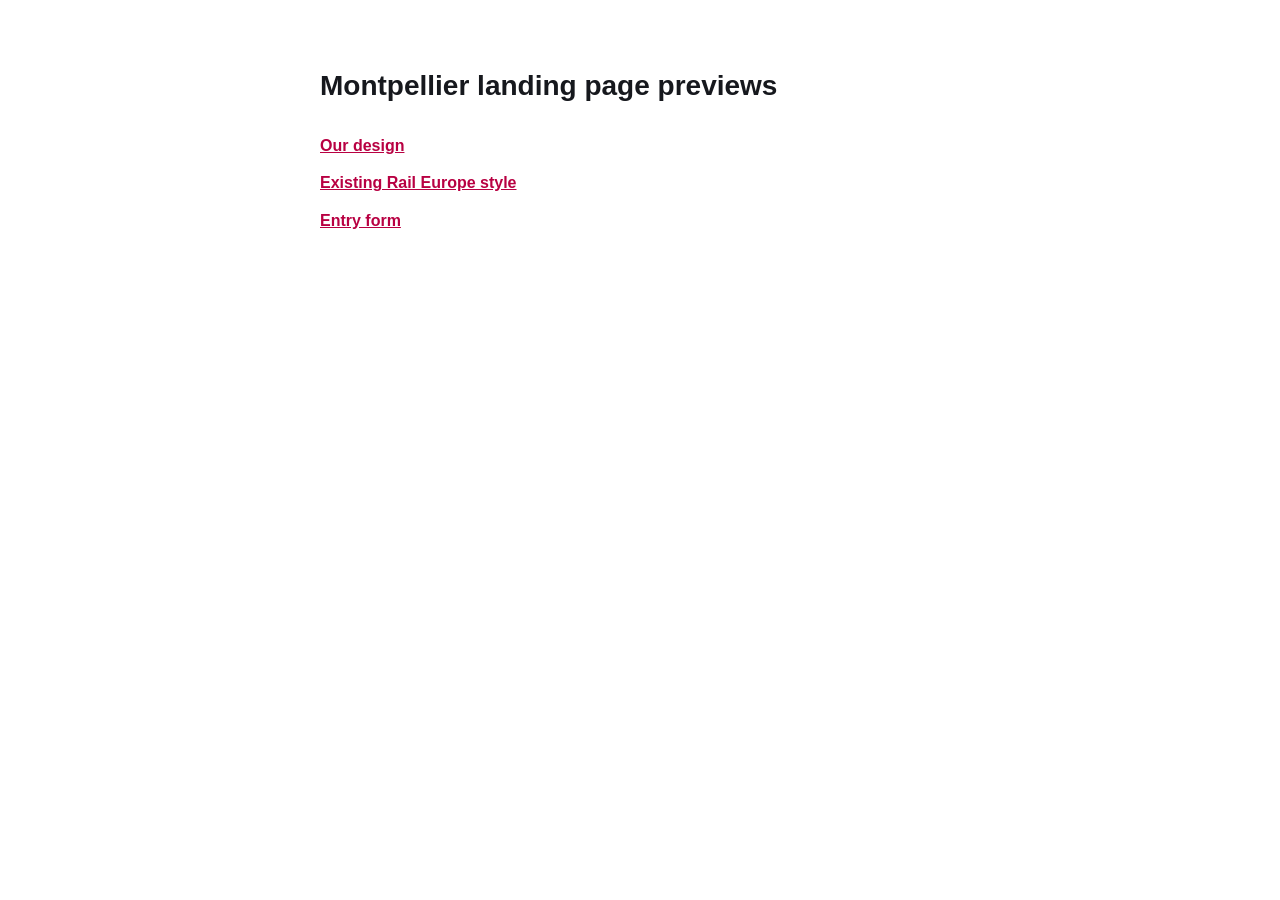
<file: index.html>
<!doctype html>
<html lang="en"><head><meta charset="utf-8"><meta name="viewport" content="width=device-width,initial-scale=1">
<meta name="robots" content="noindex, nofollow"><title>Montpellier landing page previews</title>
<style>body{margin:0;font:16px/1.6 Inter,Arial,sans-serif;color:#16181D;background:#fff}main{max-width:640px;margin:0 auto;padding:64px 24px}h1{font-size:1.75rem;margin:0 0 24px}ul{list-style:none;padding:0;margin:0}li{margin:0 0 12px}a{color:#B80042;font-weight:600}</style>
</head><body><main><h1>Montpellier landing page previews</h1><ul>
<li><a href="final/">Our design</a></li>
<li><a href="their-style/">Existing Rail Europe style</a></li>
<li><a href="https://raileuropecompetition.com">Entry form</a></li>
</ul></main></body></html>
</file>
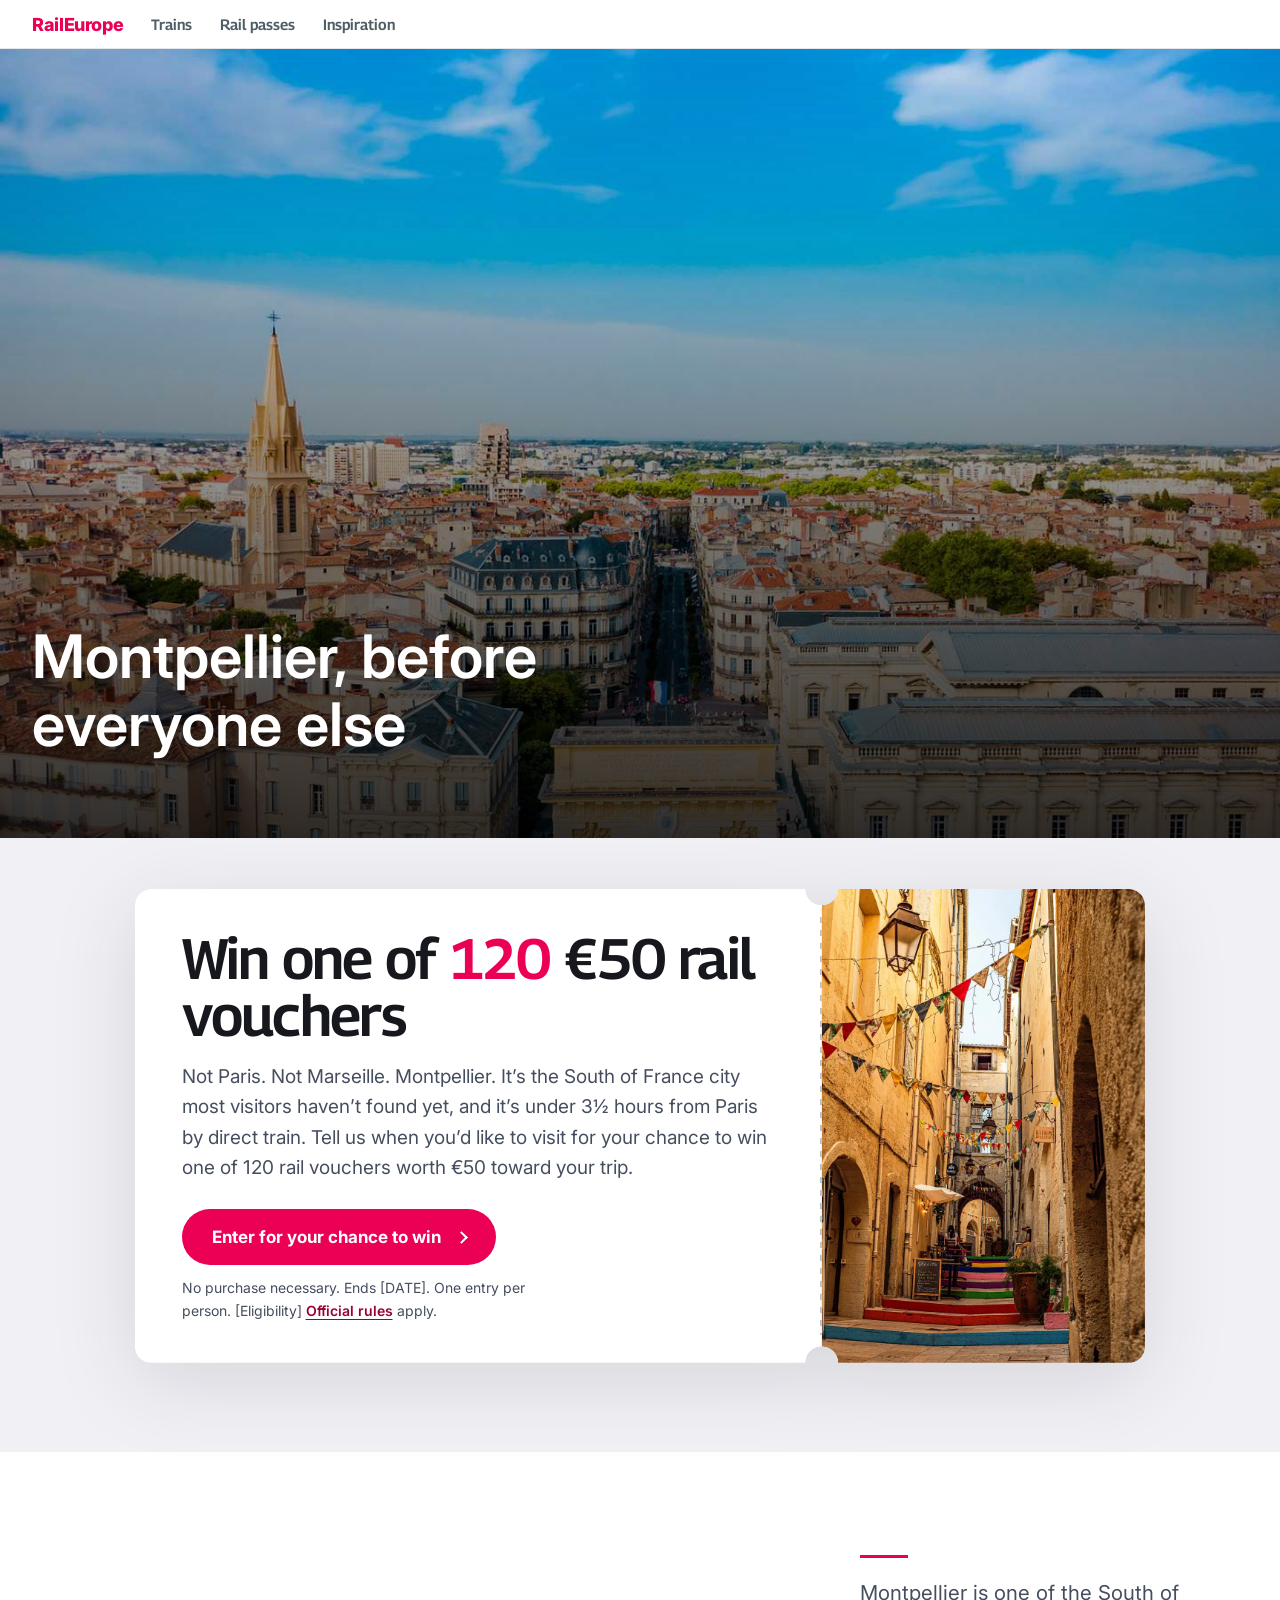
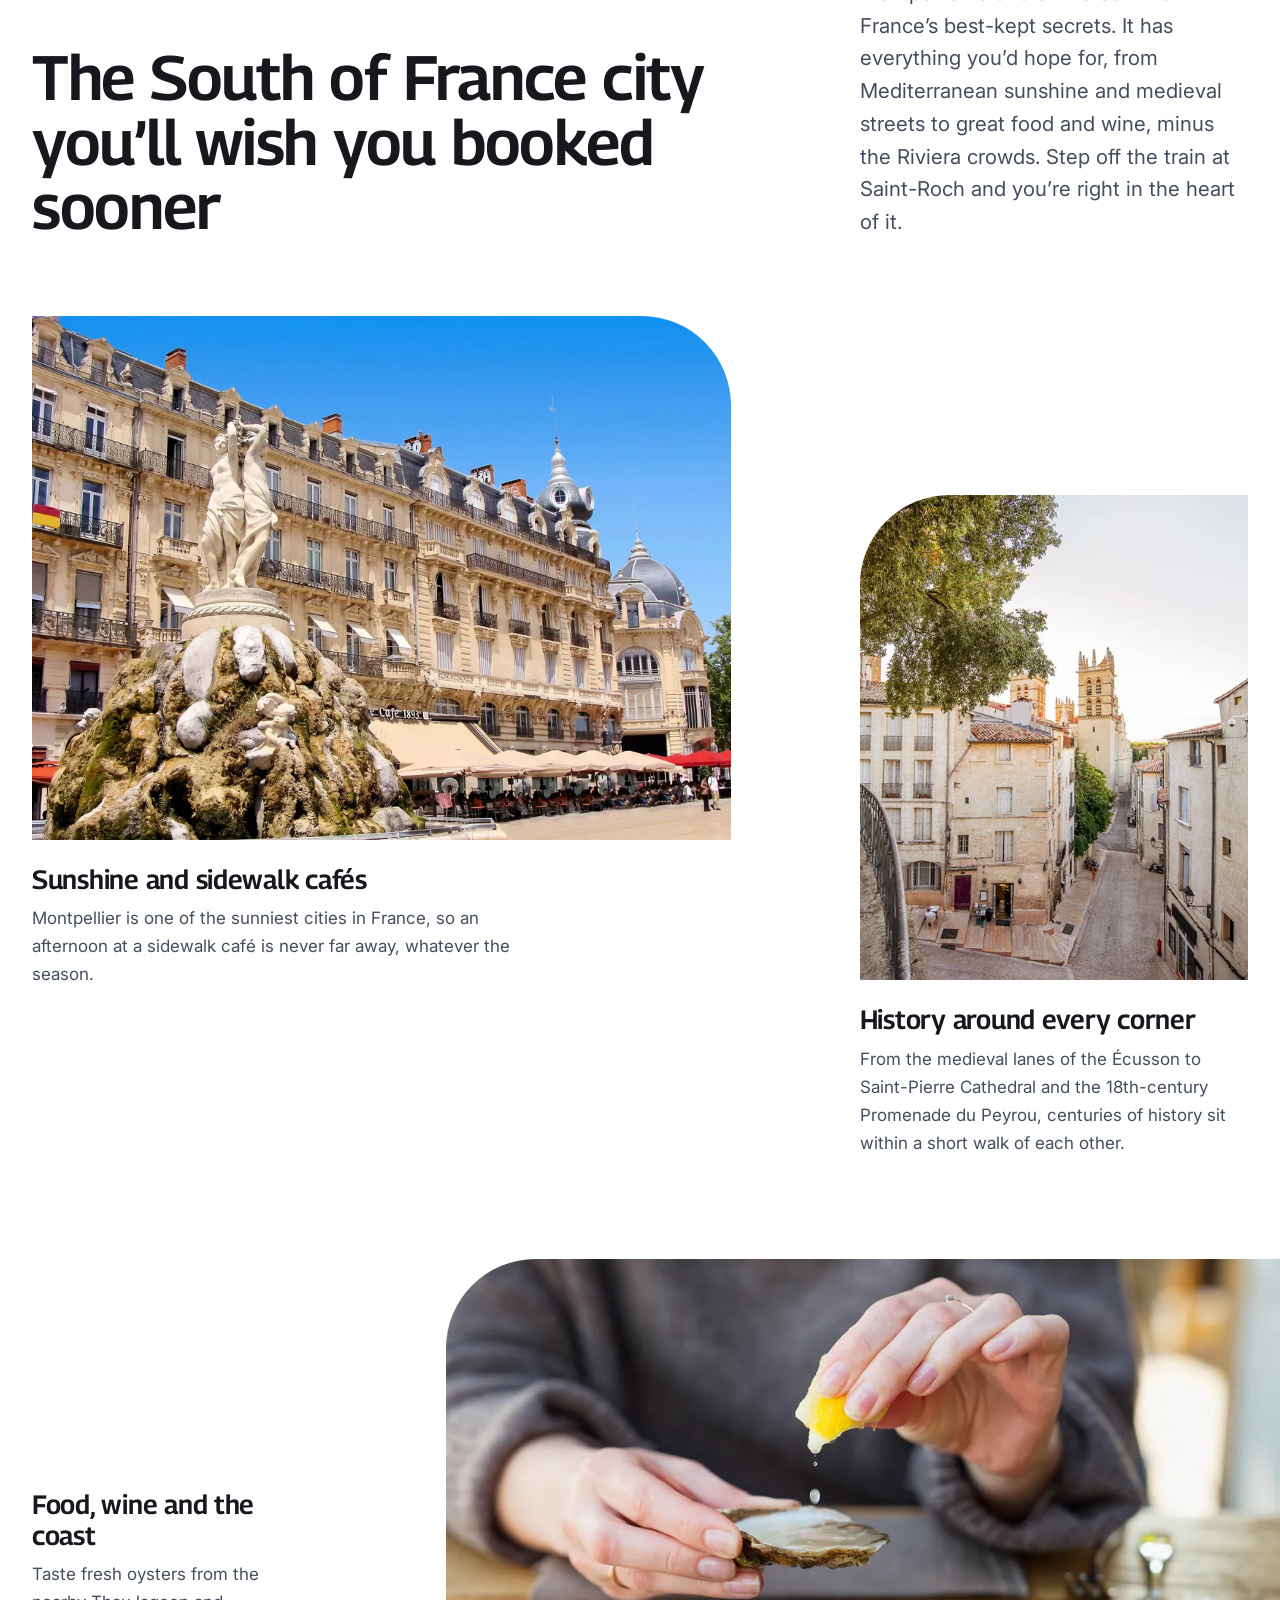
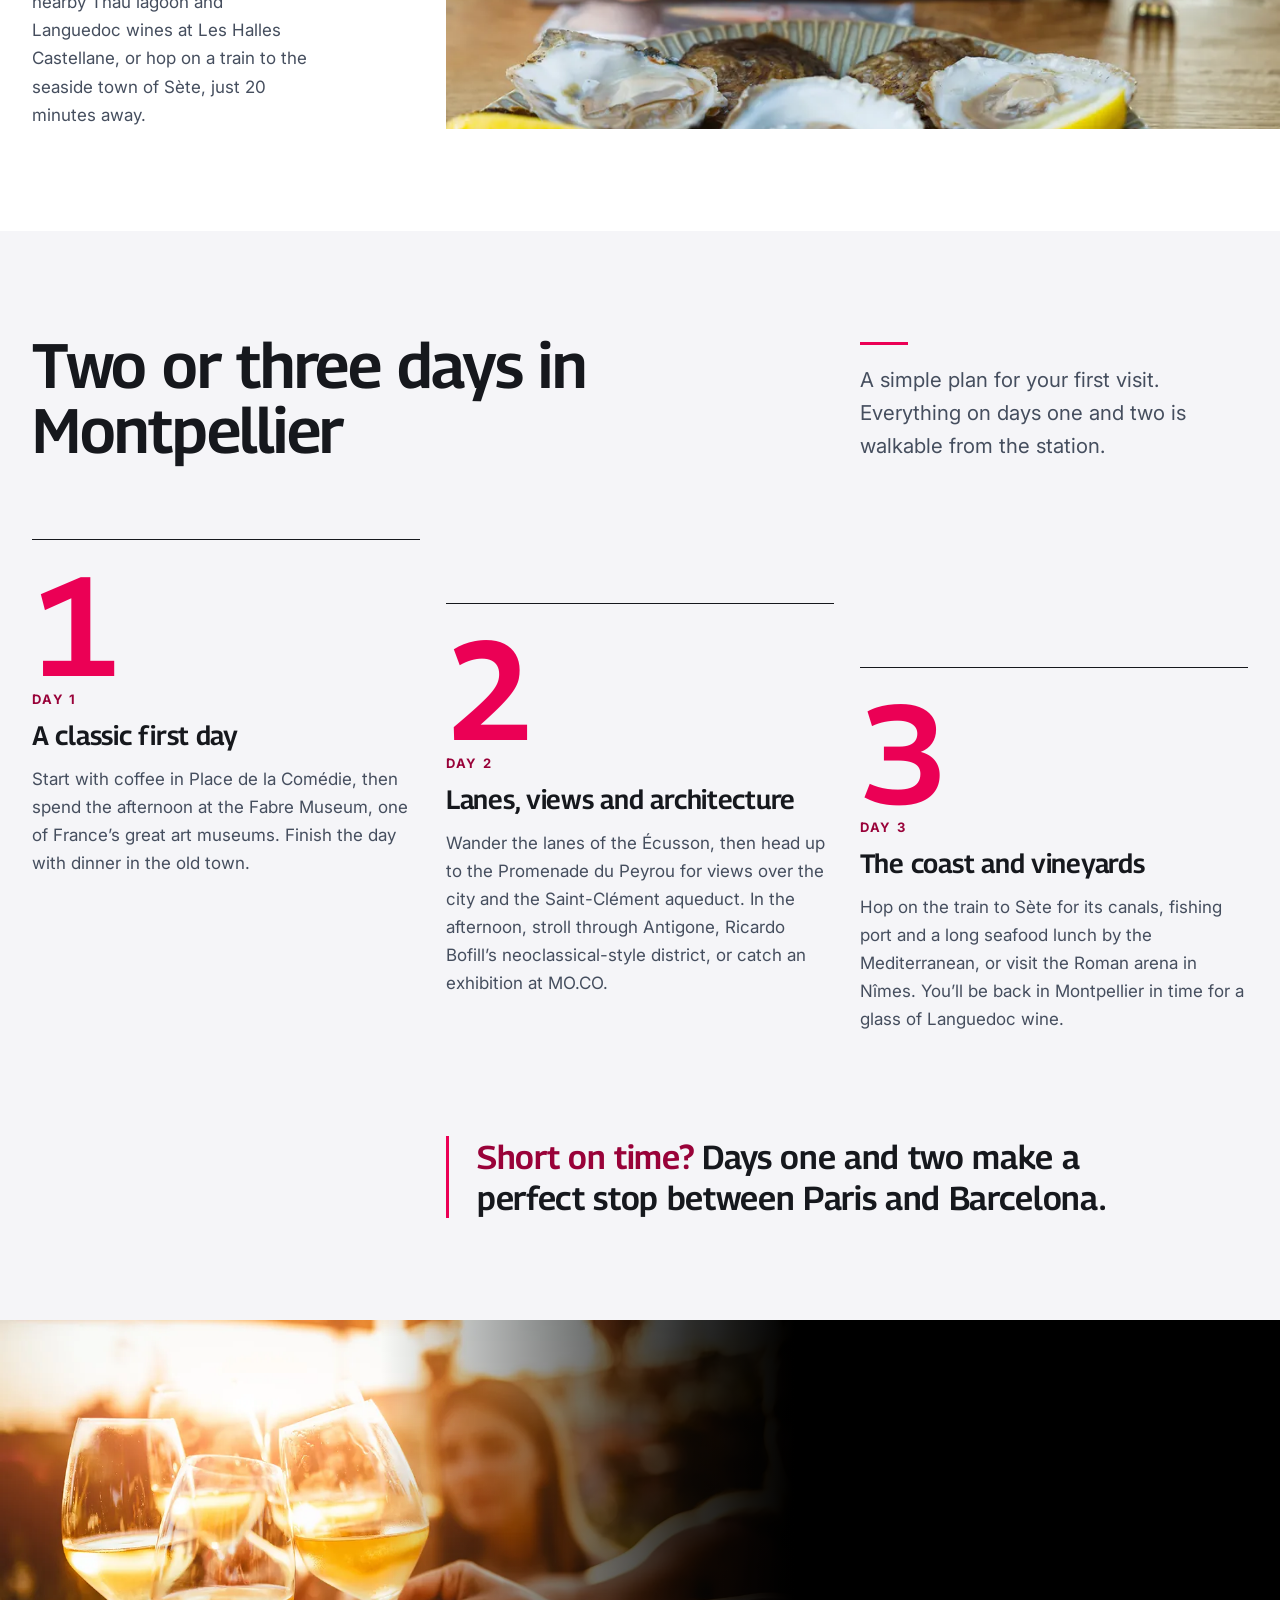
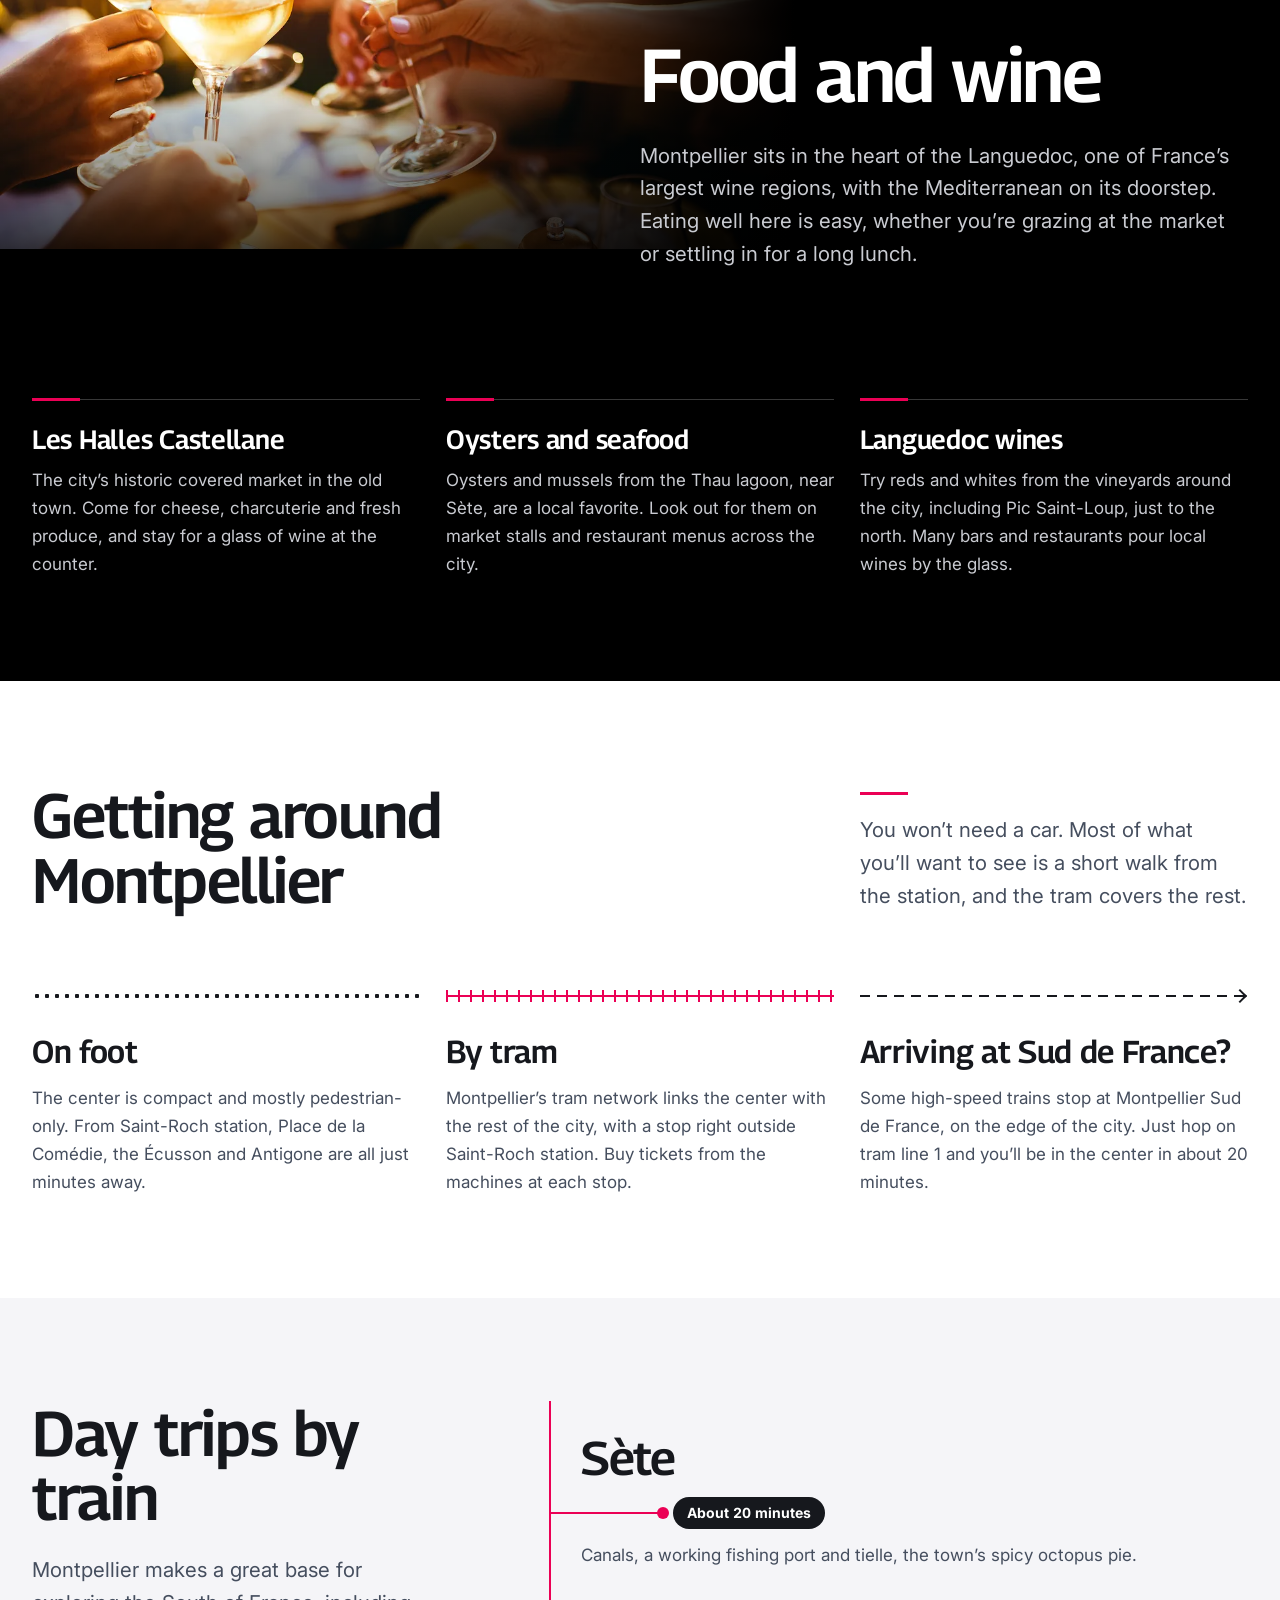
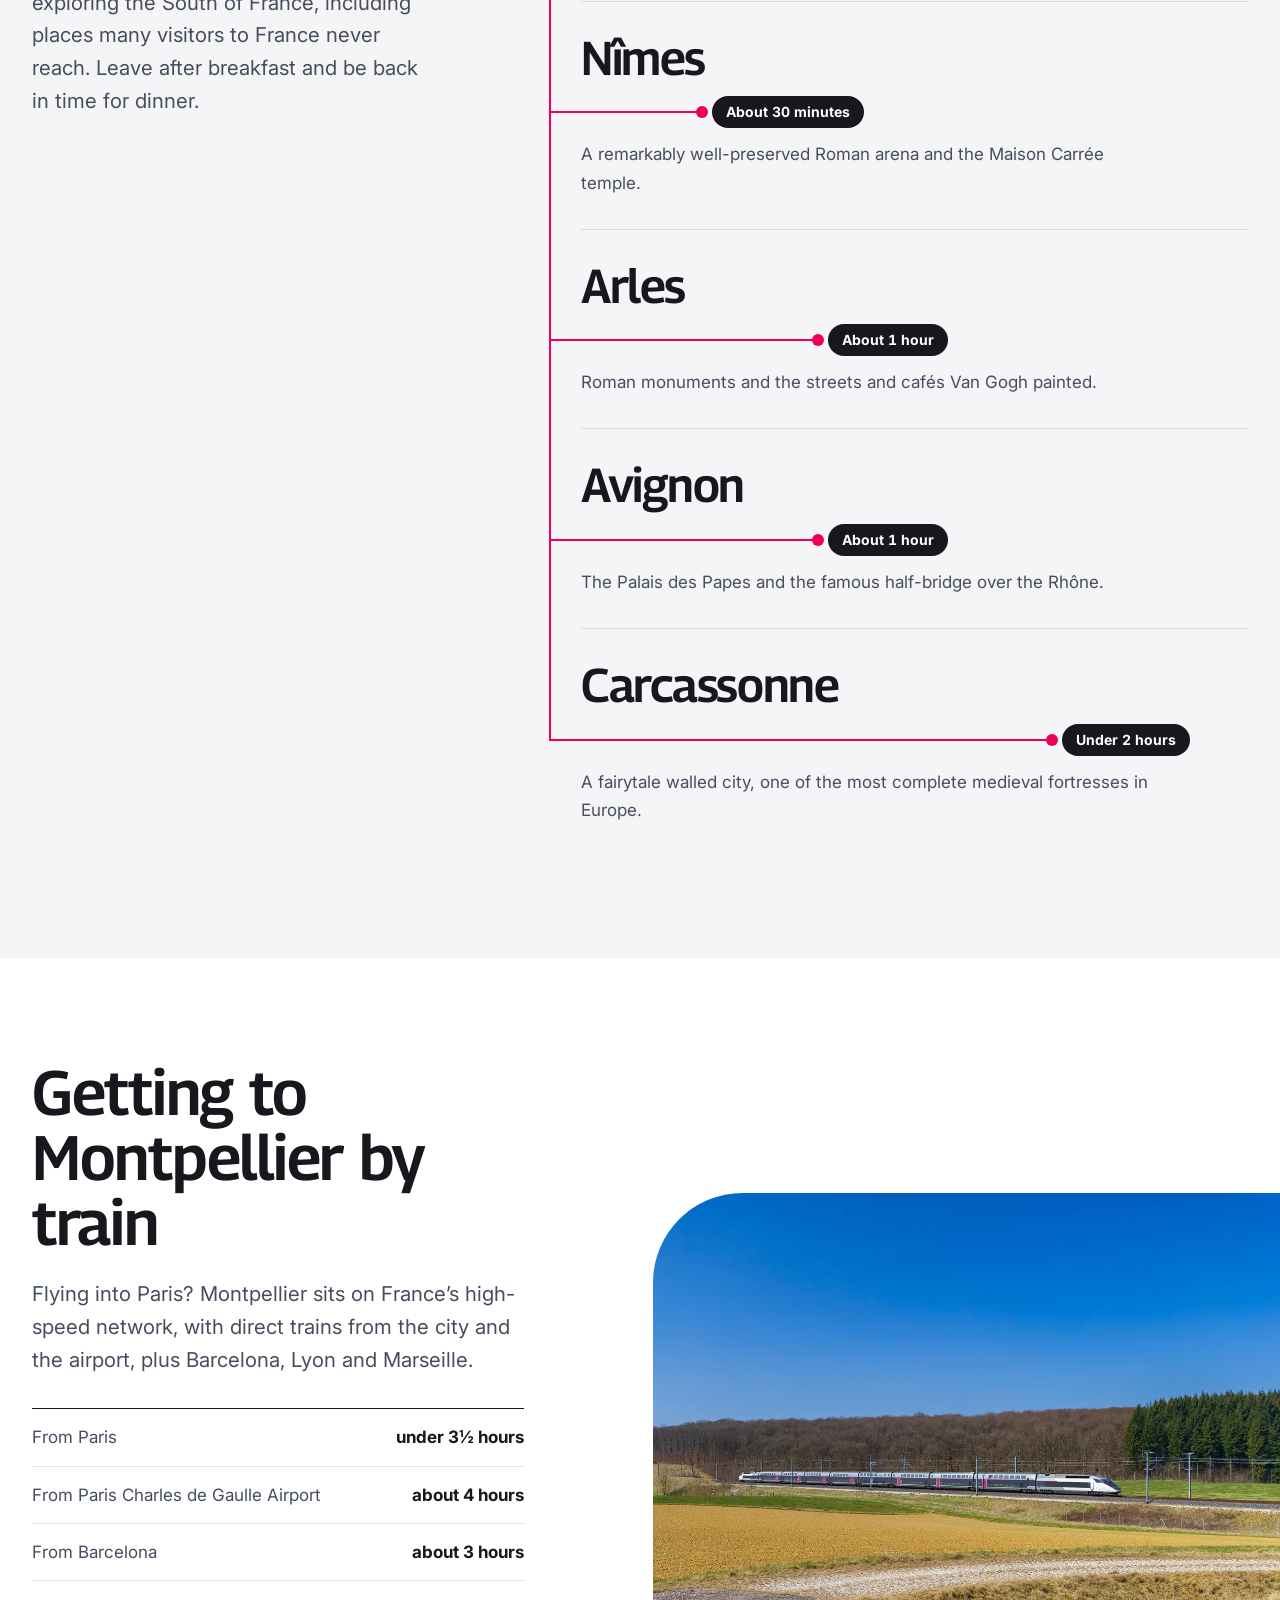
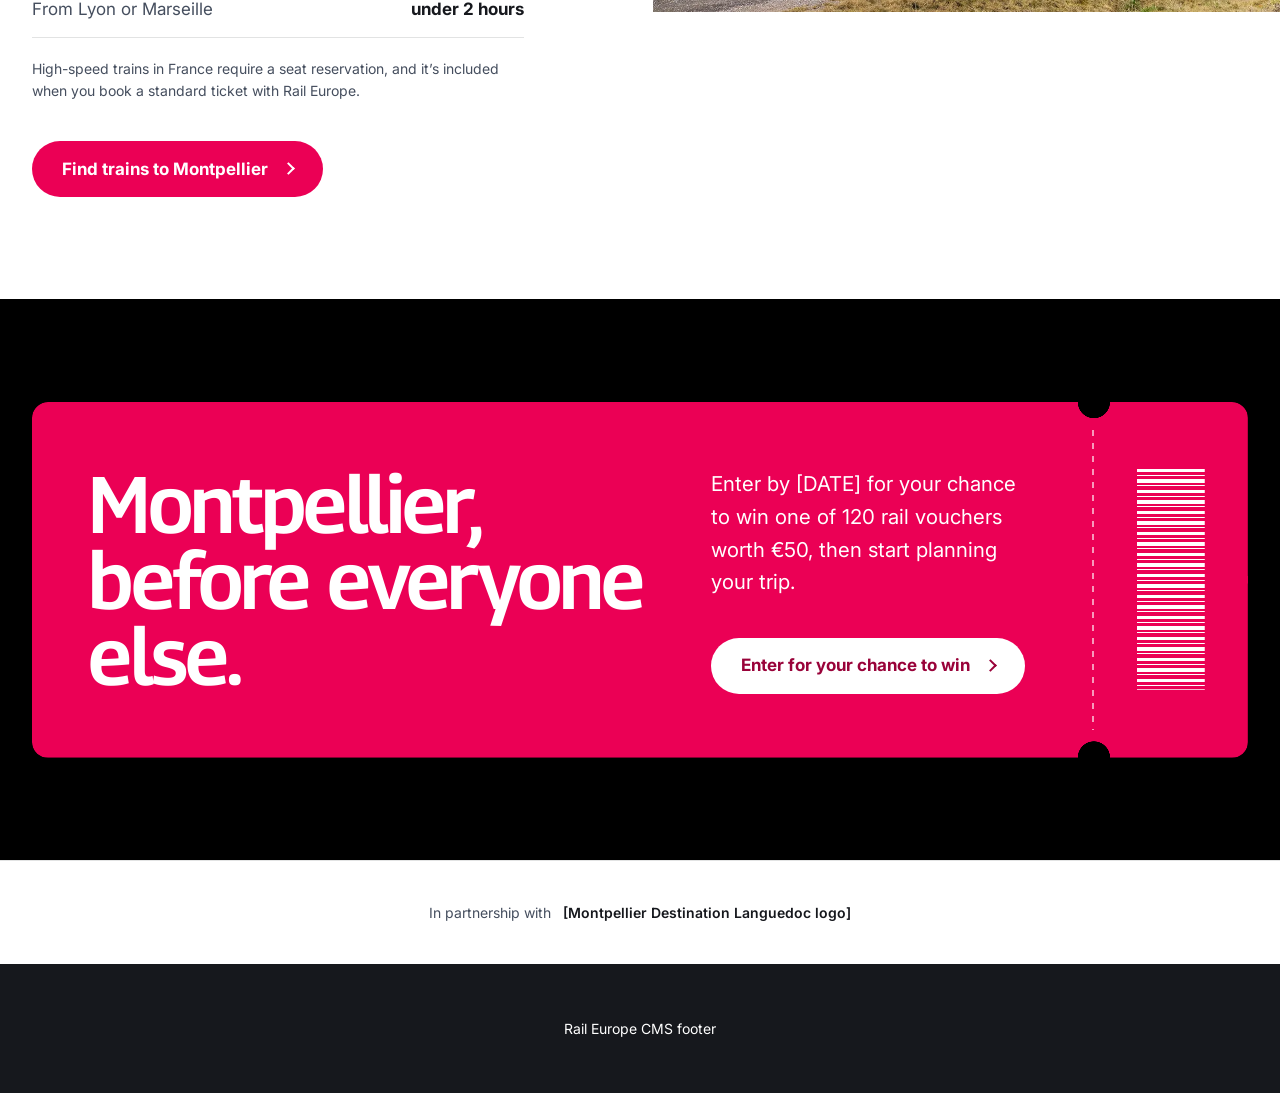
<file: final/index.html>
<!doctype html>
<html lang="en-US"><head><meta charset="utf-8"><meta name="viewport" content="width=device-width,initial-scale=1">
<title>Montpellier landing page – our design</title>
<meta name="robots" content="noindex, nofollow">
<link rel="preconnect" href="https://fonts.googleapis.com"><link rel="preconnect" href="https://fonts.gstatic.com" crossorigin>
<link href="https://fonts.googleapis.com/css2?family=Georama:wght@400;600&family=Inter:wght@100..900&display=swap" rel="stylesheet">
<style>
/* ---- Mock of Rail Europe global styles (hostile on purpose) ---- */
body { margin:0; font-family: Inter, Arial, sans-serif; color:#3F3F3F; background:#fff; }
p, li, span { font-family: Georama, Arial, sans-serif; color:#4F5D64; font-size:15px; }
h2 { font-family: Georama; font-size: 22px; color:#22282B; margin: 40px 0; }
h3 { font-size: 14px; text-transform: uppercase; }
ul, ol { list-style: disc; padding-left: 40px; }
a { color:#EB0055; text-decoration: underline; }
/* ---- Mock CMS shell ---- */
.mock-header { position:fixed; inset:0 0 auto 0; height:48px; z-index:10; background:#fff; border-bottom:1px solid #e6e6ea;
  display:flex; align-items:center; gap:28px; padding:0 32px; font:600 15px Inter, Arial, sans-serif; color:#16181D; }
.mock-header b { color:#EB0055; font-weight:800; font-size:18px; letter-spacing:-.02em; }
.mock-main { margin-top:48px; }
.mock-hero { min-height:41rem; height:790px; display:flex; background-size:cover; background-position:center;
  background-image: linear-gradient(rgba(0,0,0,0), rgba(0,0,0,.8)), url(../images/montpellier-hero-cms.jpg); }
.mock-hero .w { width:100%; max-width:1440px; margin:0 auto; padding:80px 32px; box-sizing:border-box; display:flex; align-items:flex-end; }
.mock-hero h1 { margin:0; max-width:36rem; color:#fff; font:600 60px/68px Inter, Arial, sans-serif; }
.mock-footer { padding:56px 32px; background:#16181D; color:#fff; font:14px Inter, Arial, sans-serif; text-align:center; }
@media (max-width: 767px) {
  .mock-hero { height:auto; min-height:28rem; }
  .mock-hero .w { padding:16px 16px 28px; }
  .mock-hero h1 { font-size:24px; line-height:32px; }
  .mock-header span { display:none; }
}
</style>
<link rel="stylesheet" href="re-lp.css">
</head><body>
<header class="mock-header"><b>RailEurope</b><span>Trains</span><span>Rail passes</span><span>Inspiration</span></header>
<div class="mock-main">
<section class="mock-hero"><div class="w"><h1>Montpellier, before everyone else</h1></div></section>
<div class="cms-body-field">
<div class="re-lp">

<!-- ============ 1. PRIZE DRAW ============ -->
<section class="re-sec re-sec--tint re-draw" aria-labelledby="re-h-win">
<div class="re-wrap re-g12">
<div class="re-ticket re-ticket--prize">
<div class="re-ticket__main">
<h2 id="re-h-win" class="re-h2 re-ticket__title">Win one of <span class="re-red">120</span> €50 rail vouchers</h2>
<p class="re-lead">Not Paris. Not Marseille. Montpellier. It’s the South of France city most visitors haven’t found yet, and it’s under 3½ hours from Paris by direct train. Tell us when you’d like to visit for your chance to win one of 120 rail vouchers worth €50 toward your trip.</p>
<div class="re-draw__act">
<p class="re-cta"><a class="re-btn" href="https://raileuropecompetition.com/?utm_source=raileurope&amp;utm_medium=landing-page&amp;utm_campaign=montpellier-voucher-draw&amp;utm_content=intro-cta">Enter for your chance to win</a></p>
<p class="re-small">No purchase necessary. Ends [DATE]. One entry per person. [Eligibility] <a href="https://raileuropecompetition.com/?utm_source=raileurope&amp;utm_medium=landing-page&amp;utm_campaign=montpellier-voucher-draw&amp;utm_content=official-rules#official-rules">Official rules</a> apply.</p>
</div>
</div>
<div class="re-ticket__stub re-ticket__stub--photo">
<picture>
<source type="image/webp" srcset="../images/montpellier-old-town-street.webp">
<img class="re-img" src="../images/montpellier-old-town-street.jpg" width="960" height="1280" alt="A sunlit lane in Montpellier’s old town, strung with colorful bunting above café tables and painted steps" decoding="async">
</picture>
</div>
</div>
</div>
</section>

<!-- ============ 2. THE CITY ============ -->
<section class="re-sec re-city" aria-labelledby="re-h-city">
<div class="re-wrap">
<div class="re-g12 re-head">
<h2 id="re-h-city" class="re-h2 re-head__title">The South of France city you’ll wish you booked sooner</h2>
<p class="re-lead re-head__lead">Montpellier is one of the South of France’s best-kept secrets. It has everything you’d hope for, from Mediterranean sunshine and medieval streets to great food and wine, minus the Riviera crowds. Step off the train at Saint-Roch and you’re right in the heart of it.</p>
</div>
<ul class="re-g12 re-stories" role="list">
<li class="re-story re-story--a">
<picture>
<source type="image/webp" srcset="../images/montpellier-place-de-la-comedie-cafes.webp">
<img class="re-img" src="../images/montpellier-place-de-la-comedie-cafes.jpg" width="960" height="718" alt="Café terraces in the sun beside the Three Graces fountain on Place de la Comédie" loading="lazy" decoding="async">
</picture>
<div class="re-story__body">
<h3 class="re-h3">Sunshine and sidewalk cafés</h3>
<p>Montpellier is one of the sunniest cities in France, so an afternoon at a sidewalk café is never far away, whatever the season.</p>
</div>
</li>
<li class="re-story re-story--b">
<picture>
<source type="image/webp" srcset="../images/montpellier-old-town-cathedral-towers.webp">
<img class="re-img" src="../images/montpellier-old-town-cathedral-towers.jpg" width="960" height="640" alt="A curving old-town street in Montpellier with the towers of Saint-Pierre Cathedral in the distance" loading="lazy" decoding="async">
</picture>
<div class="re-story__body">
<h3 class="re-h3">History around every corner</h3>
<p>From the medieval lanes of the Écusson to Saint-Pierre Cathedral and the 18th-century Promenade du Peyrou, centuries of history sit within a short walk of each other.</p>
</div>
</li>
<li class="re-story re-story--c">
<picture>
<source type="image/webp" srcset="../images/montpellier-oysters.webp">
<img class="re-img" src="../images/montpellier-oysters.jpg" width="960" height="639" alt="Fresh oysters on a platter with lemon wedges, one being squeezed over an oyster" loading="lazy" decoding="async">
</picture>
<div class="re-story__body">
<h3 class="re-h3">Food, wine and the coast</h3>
<p>Taste fresh oysters from the nearby Thau lagoon and Languedoc wines at Les Halles Castellane, or hop on a train to the seaside town of Sète, just 20 minutes away.</p>
</div>
</li>
</ul>
</div>
</section>

<!-- ============ 3. ITINERARY ============ -->
<section class="re-sec re-sec--tint re-days" aria-labelledby="re-h-days">
<div class="re-wrap">
<div class="re-g12 re-head">
<h2 id="re-h-days" class="re-h2 re-head__title">Two or three days in Montpellier</h2>
<p class="re-lead re-head__lead">A simple plan for your first visit. Everything on days one and two is walkable from the station.</p>
</div>
<ol class="re-g12 re-days__list" role="list">
<li class="re-day">
<span class="re-day__num" aria-hidden="true">1</span>
<p class="re-day__label">Day 1</p>
<h3 class="re-h3">A classic first day</h3>
<p>Start with coffee in Place de la Comédie, then spend the afternoon at the Fabre Museum, one of France’s great art museums. Finish the day with dinner in the old town.</p>
</li>
<li class="re-day">
<span class="re-day__num" aria-hidden="true">2</span>
<p class="re-day__label">Day 2</p>
<h3 class="re-h3">Lanes, views and architecture</h3>
<p>Wander the lanes of the Écusson, then head up to the Promenade du Peyrou for views over the city and the Saint-Clément aqueduct. In the afternoon, stroll through Antigone, Ricardo Bofill’s neoclassical-style district, or catch an exhibition at MO.CO.</p>
</li>
<li class="re-day">
<span class="re-day__num" aria-hidden="true">3</span>
<p class="re-day__label">Day 3</p>
<h3 class="re-h3">The coast and vineyards</h3>
<p>Hop on the train to Sète for its canals, fishing port and a long seafood lunch by the Mediterranean, or visit the Roman arena in Nîmes. You’ll be back in Montpellier in time for a glass of Languedoc wine.</p>
</li>
</ol>
<p class="re-quote"><strong>Short on time?</strong> Days one and two make a perfect stop between Paris and Barcelona.</p>
</div>
</section>

<!-- ============ 4. FOOD AND WINE ============ -->
<section class="re-sec re-sec--black re-food" aria-labelledby="re-h-food">
<div class="re-food__top">
<div class="re-food__media">
<picture>
<source type="image/webp" srcset="../images/montpellier-wine-terrace.webp">
<img class="re-img" src="../images/montpellier-wine-terrace.jpg" width="1200" height="800" alt="Friends raising glasses of white wine at a table in warm evening light" loading="lazy" decoding="async">
</picture>
</div>
<div class="re-food__head">
<h2 id="re-h-food" class="re-h2 re-h2--xl">Food and wine</h2>
<p class="re-lead">Montpellier sits in the heart of the Languedoc, one of France’s largest wine regions, with the Mediterranean on its doorstep. Eating well here is easy, whether you’re grazing at the market or settling in for a long lunch.</p>
</div>
</div>
<div class="re-wrap">
<ul class="re-g12 re-cols re-cols--dark" role="list">
<li class="re-col">
<h3 class="re-h3">Les Halles Castellane</h3>
<p>The city’s historic covered market in the old town. Come for cheese, charcuterie and fresh produce, and stay for a glass of wine at the counter.</p>
</li>
<li class="re-col">
<h3 class="re-h3">Oysters and seafood</h3>
<p>Oysters and mussels from the Thau lagoon, near Sète, are a local favorite. Look out for them on market stalls and restaurant menus across the city.</p>
</li>
<li class="re-col">
<h3 class="re-h3">Languedoc wines</h3>
<p>Try reds and whites from the vineyards around the city, including Pic Saint-Loup, just to the north. Many bars and restaurants pour local wines by the glass.</p>
</li>
</ul>
</div>
</section>

<!-- ============ 5. GETTING AROUND ============ -->
<section class="re-sec re-around" aria-labelledby="re-h-around">
<div class="re-wrap">
<div class="re-g12 re-head">
<h2 id="re-h-around" class="re-h2 re-head__title">Getting around Montpellier</h2>
<p class="re-lead re-head__lead">You won’t need a car. Most of what you’ll want to see is a short walk from the station, and the tram covers the rest.</p>
</div>
<ul class="re-g12 re-cols re-legend" role="list">
<li class="re-col re-legend__item re-legend__item--foot">
<h3 class="re-h3">On foot</h3>
<p>The center is compact and mostly pedestrian-only. From Saint-Roch station, Place de la Comédie, the Écusson and Antigone are all just minutes away.</p>
</li>
<li class="re-col re-legend__item re-legend__item--tram">
<h3 class="re-h3">By tram</h3>
<p>Montpellier’s tram network links the center with the rest of the city, with a stop right outside Saint-Roch station. Buy tickets from the machines at each stop.</p>
</li>
<li class="re-col re-legend__item re-legend__item--link">
<h3 class="re-h3">Arriving at Sud de France?</h3>
<p>Some high-speed trains stop at Montpellier Sud de France, on the edge of the city. Just hop on tram line 1 and you’ll be in the center in about 20 minutes.</p>
</li>
</ul>
</div>
</section>

<!-- ============ 6. DAY TRIPS ============ -->
<section class="re-sec re-sec--tint re-trips" aria-labelledby="re-h-trips">
<div class="re-wrap re-g12">
<div class="re-trips__head">
<h2 id="re-h-trips" class="re-h2">Day trips by train</h2>
<p class="re-lead">Montpellier makes a great base for exploring the South of France, including places many visitors to France never reach. Leave after breakfast and be back in time for dinner.</p>
</div>
<ul class="re-trips__list" role="list">
<li class="re-trip re-trip--20">
<h3 class="re-h3">Sète</h3>
<p class="re-trip__time">About 20 minutes</p>
<p class="re-trip__text">Canals, a working fishing port and tielle, the town’s spicy octopus pie.</p>
</li>
<li class="re-trip re-trip--30">
<h3 class="re-h3">Nîmes</h3>
<p class="re-trip__time">About 30 minutes</p>
<p class="re-trip__text">A remarkably well-preserved Roman arena and the Maison Carrée temple.</p>
</li>
<li class="re-trip re-trip--60">
<h3 class="re-h3">Arles</h3>
<p class="re-trip__time">About 1 hour</p>
<p class="re-trip__text">Roman monuments and the streets and cafés Van Gogh painted.</p>
</li>
<li class="re-trip re-trip--60">
<h3 class="re-h3">Avignon</h3>
<p class="re-trip__time">About 1 hour</p>
<p class="re-trip__text">The Palais des Papes and the famous half-bridge over the Rhône.</p>
</li>
<li class="re-trip re-trip--120">
<h3 class="re-h3">Carcassonne</h3>
<p class="re-trip__time">Under 2 hours</p>
<p class="re-trip__text">A fairytale walled city, one of the most complete medieval fortresses in Europe.</p>
</li>
</ul>
</div>
</section>

<!-- ============ 7. GETTING THERE ============ -->
<section class="re-sec re-there" aria-labelledby="re-h-there">
<div class="re-wrap re-g12">
<div class="re-there__media">
<picture>
<source type="image/webp" srcset="../images/high-speed-train-south-of-france.webp">
<img class="re-img" src="../images/high-speed-train-south-of-france.jpg" width="1200" height="800" alt="A high-speed train crossing open countryside under a clear blue sky" loading="lazy" decoding="async">
</picture>
</div>
<div class="re-there__text">
<h2 id="re-h-there" class="re-h2">Getting to Montpellier by train</h2>
<p class="re-lead">Flying into Paris? Montpellier sits on France’s high-speed network, with direct trains from the city and the airport, plus Barcelona, Lyon and Marseille.</p>
<ul class="re-times" role="list">
<li><span class="re-times__from">From Paris</span> <span class="re-times__dur">under 3½ hours</span></li>
<li><span class="re-times__from">From Paris Charles de Gaulle Airport</span> <span class="re-times__dur">about 4 hours</span></li>
<li><span class="re-times__from">From Barcelona</span> <span class="re-times__dur">about 3 hours</span></li>
<li><span class="re-times__from">From Lyon or Marseille</span> <span class="re-times__dur">under 2 hours</span></li>
</ul>
<p class="re-small">High-speed trains in France require a seat reservation, and it’s included when you book a standard ticket with Rail Europe.</p>
<p class="re-cta"><a class="re-btn" href="https://www.raileurope.com/en-us/destinations/trains-to-montpellier">Find trains to Montpellier</a></p>
</div>
</div>
</section>

<!-- ============ 8. CLOSING CTA ============ -->
<section class="re-sec re-sec--black re-final" aria-labelledby="re-h-final">
<div class="re-wrap">
<div class="re-ticket re-ticket--red">
<div class="re-ticket__main">
<h2 id="re-h-final" class="re-h2 re-final__title">Montpellier, before everyone else.</h2>
<div class="re-final__side">
<p class="re-lead">Enter by [DATE] for your chance to win one of 120 rail vouchers worth €50, then start planning your trip.</p>
<p class="re-cta"><a class="re-btn re-btn--light" href="https://raileuropecompetition.com/?utm_source=raileurope&amp;utm_medium=landing-page&amp;utm_campaign=montpellier-voucher-draw&amp;utm_content=closing-cta">Enter for your chance to win</a></p>
</div>
</div>
<div class="re-ticket__stub re-ticket__stub--code" aria-hidden="true"></div>
</div>
</div>
</section>

<!-- ============ PARTNER STRIP ============ -->
<div class="re-partner">
<div class="re-wrap">
<p>In partnership with <span class="re-partner__logo">[Montpellier Destination Languedoc logo]</span></p>
</div>
</div>

</div>

</div>
</div>
<footer class="mock-footer">Rail Europe CMS footer</footer>
</body></html>
</file>
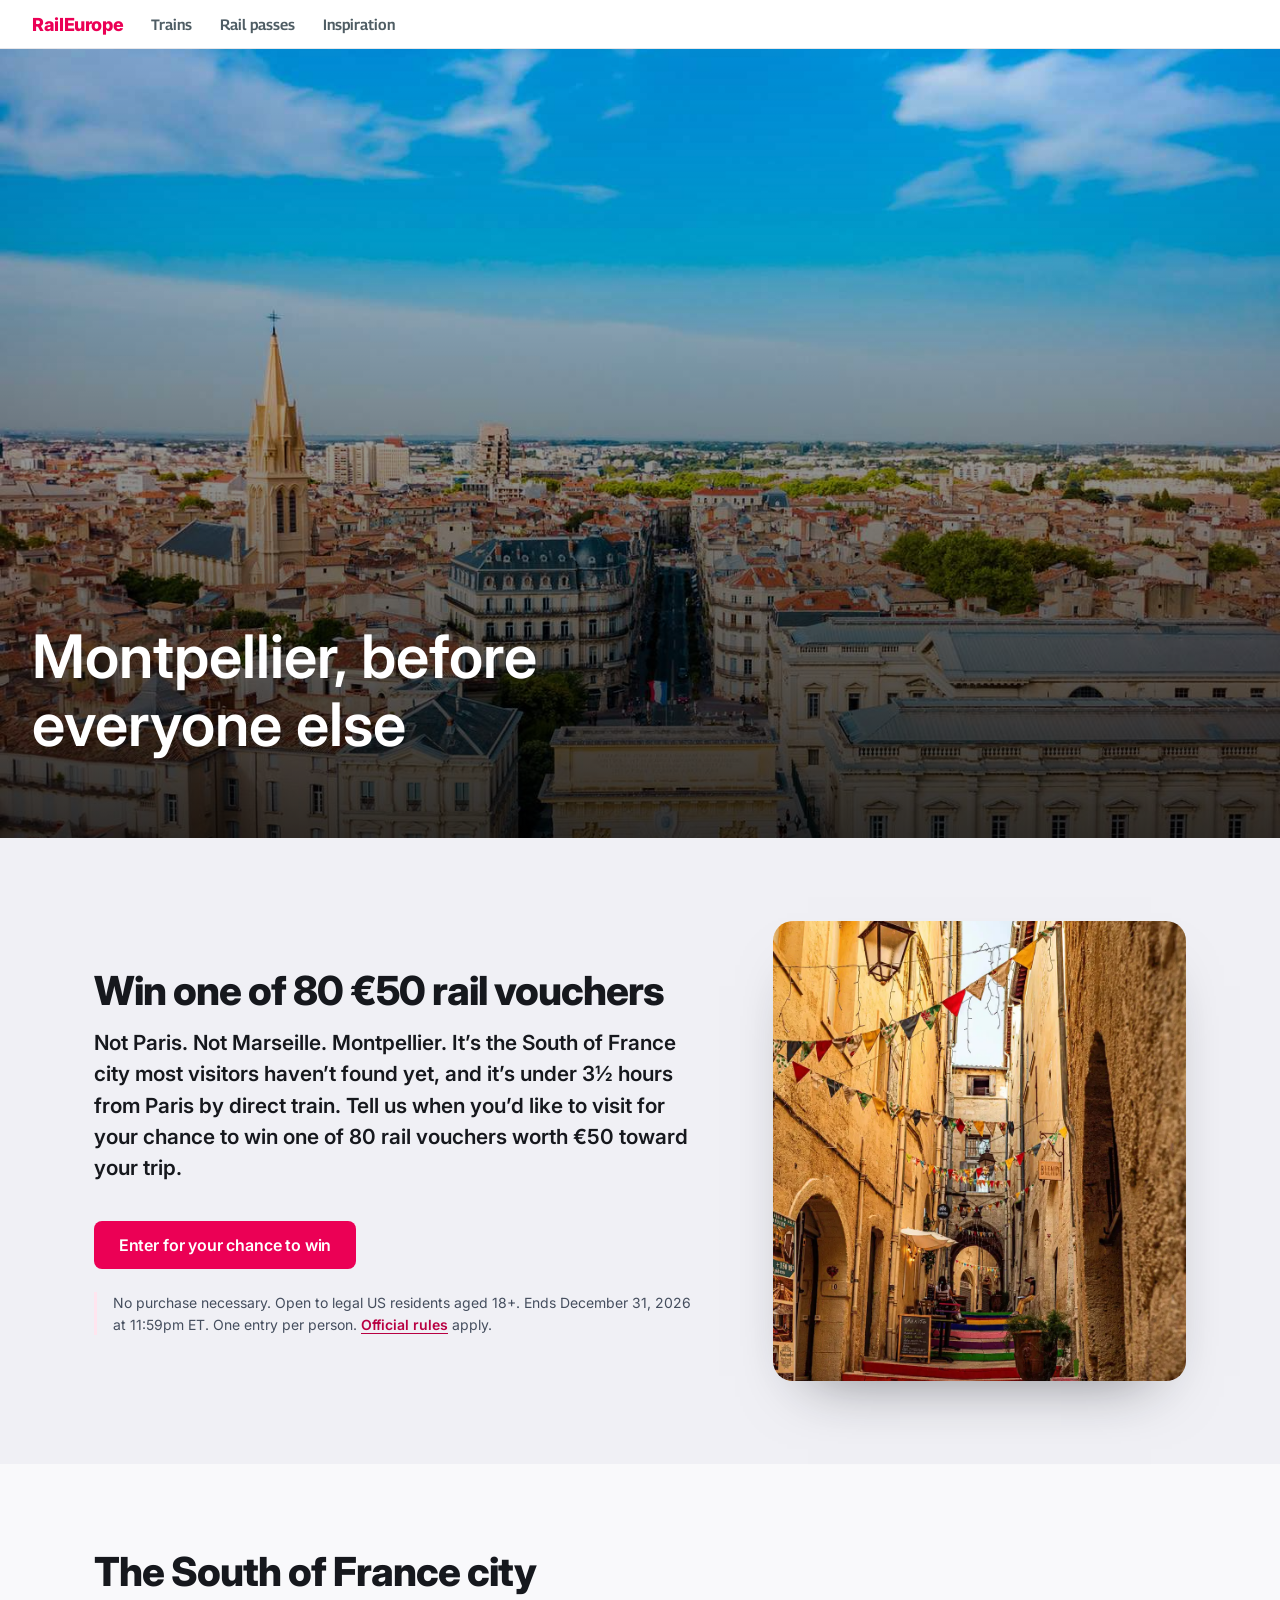
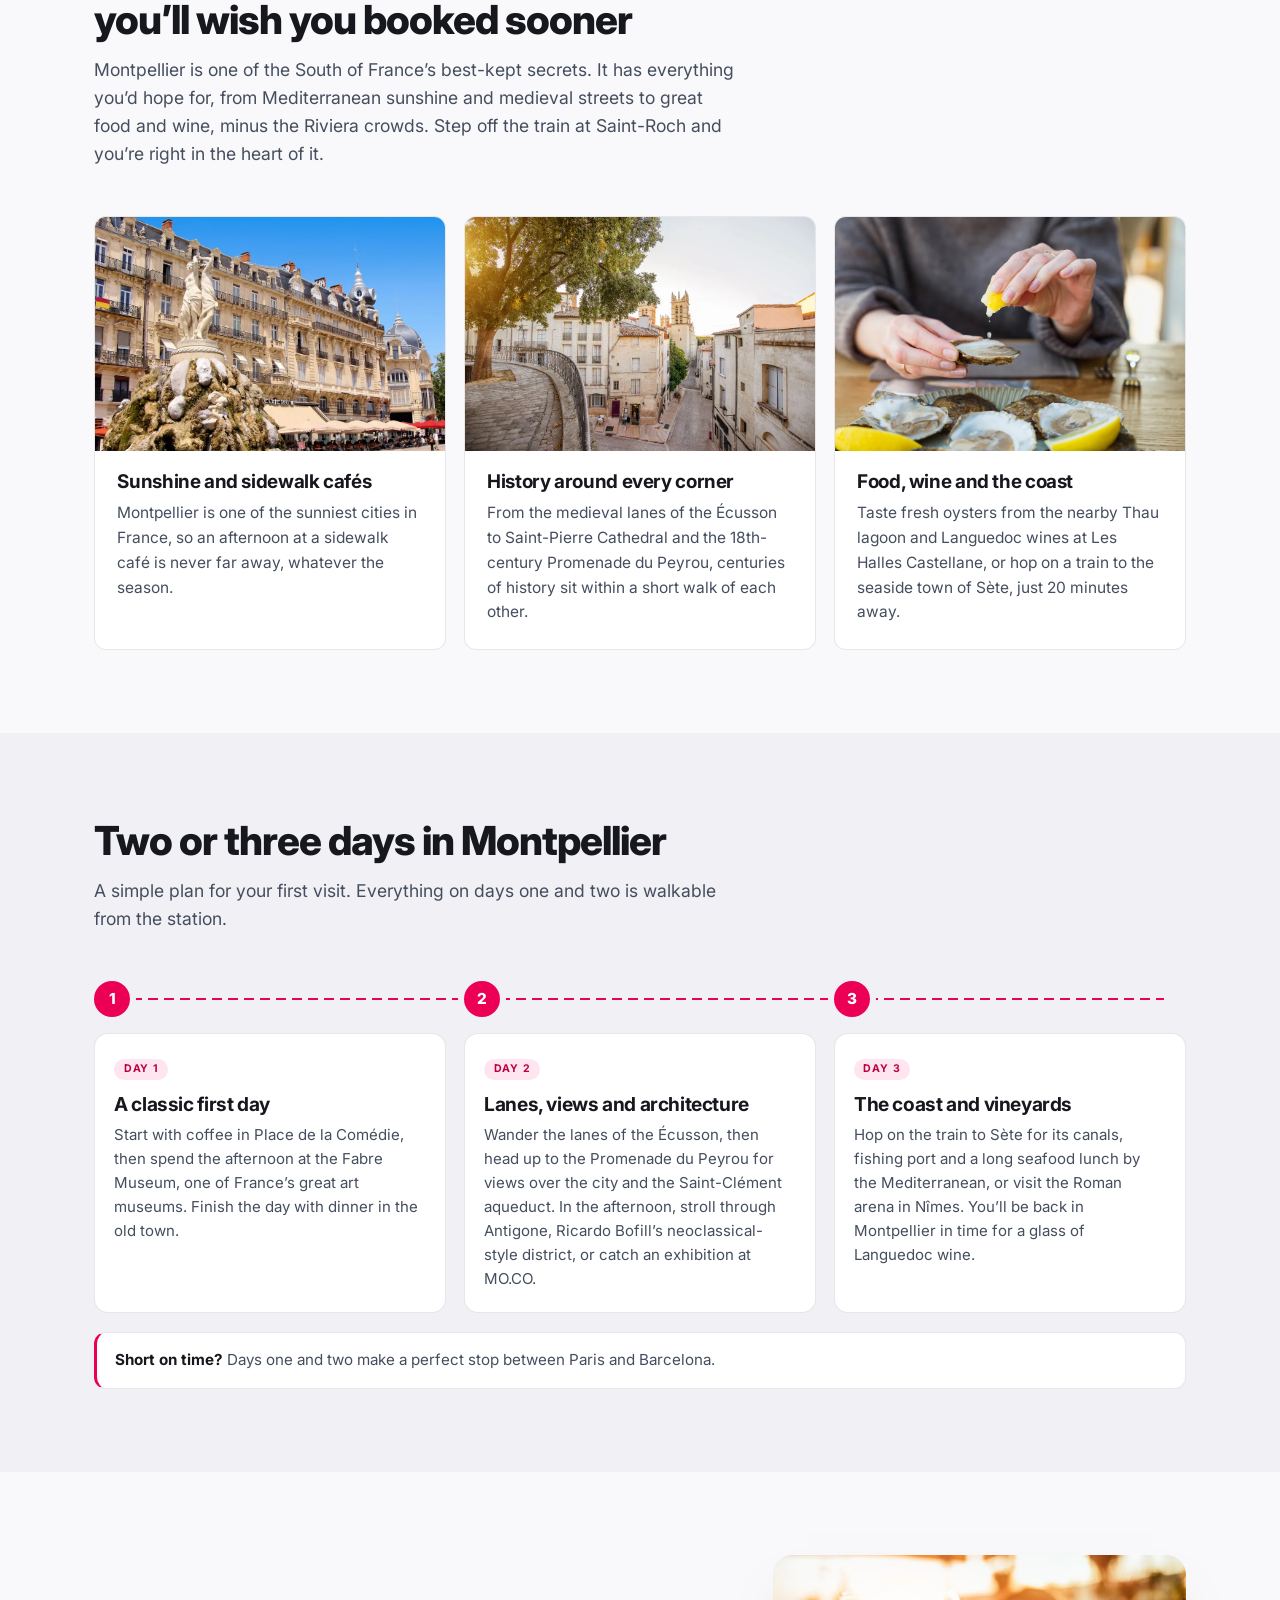
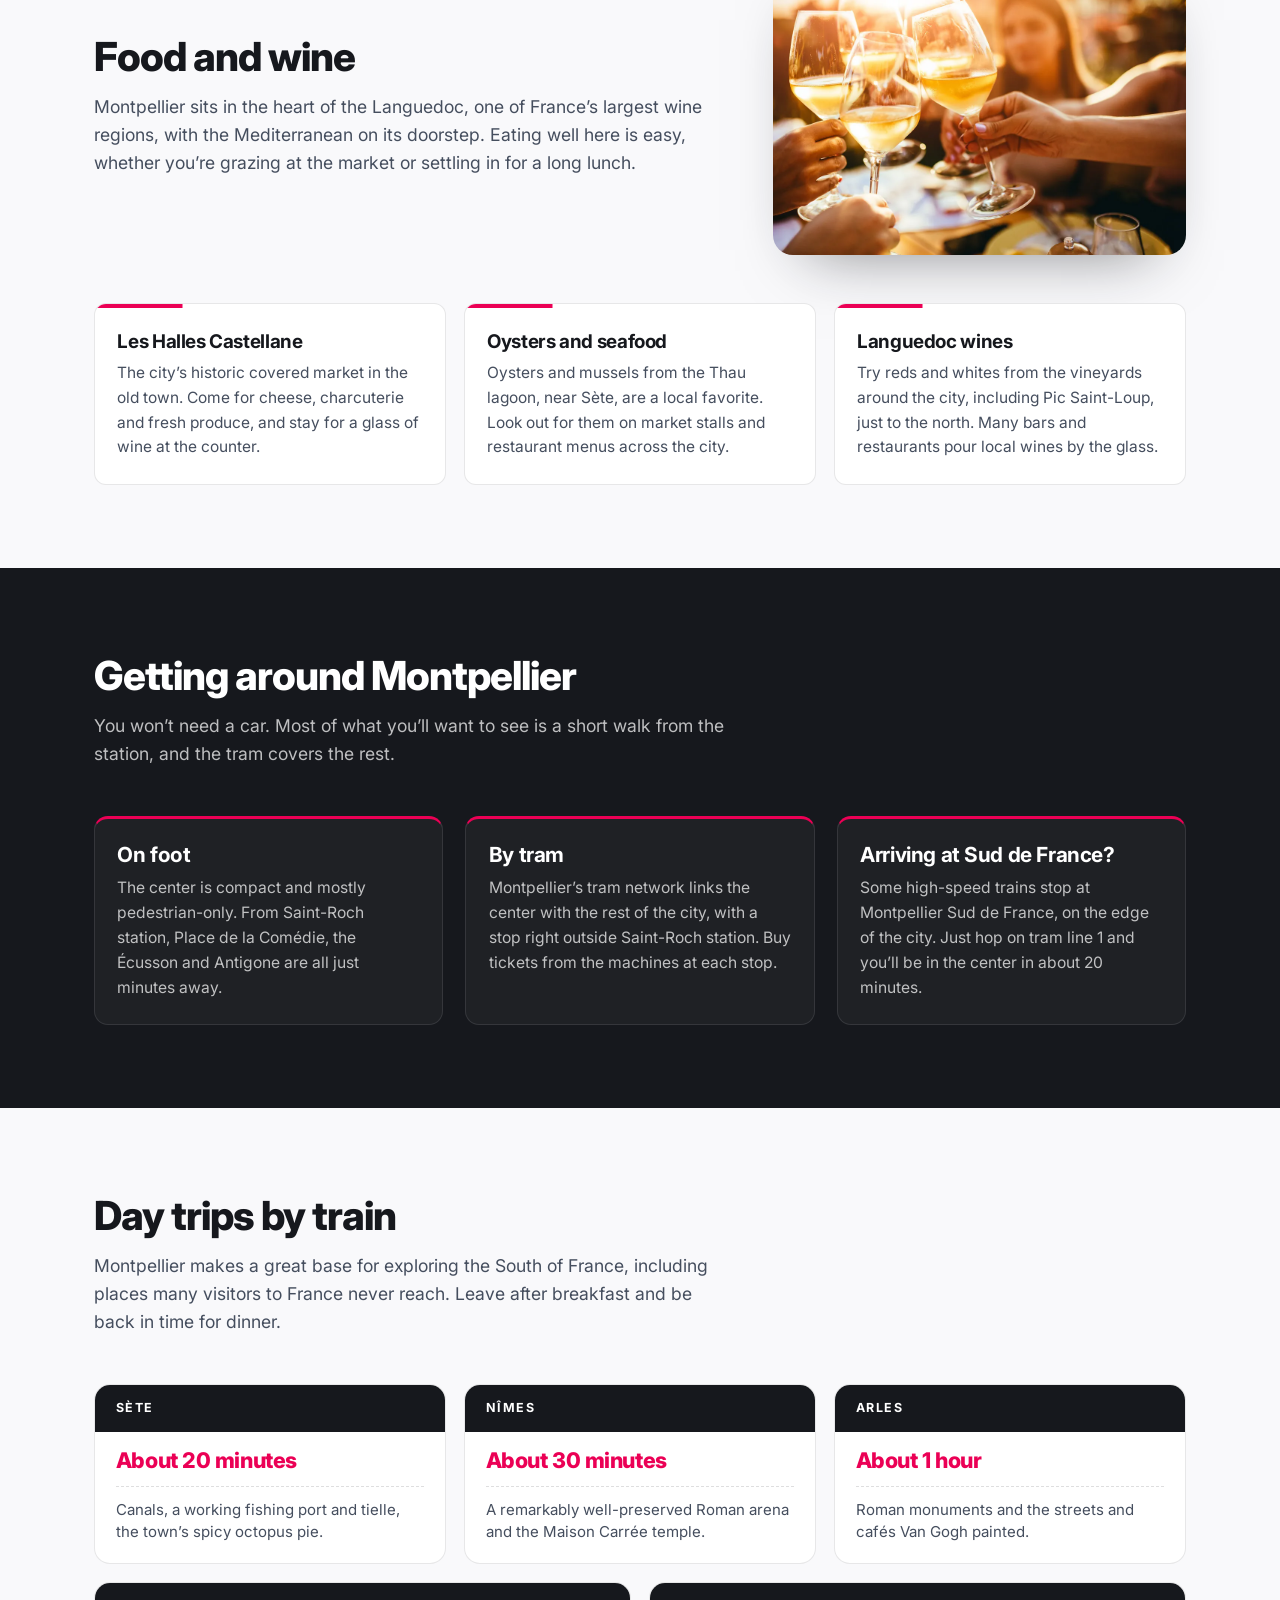
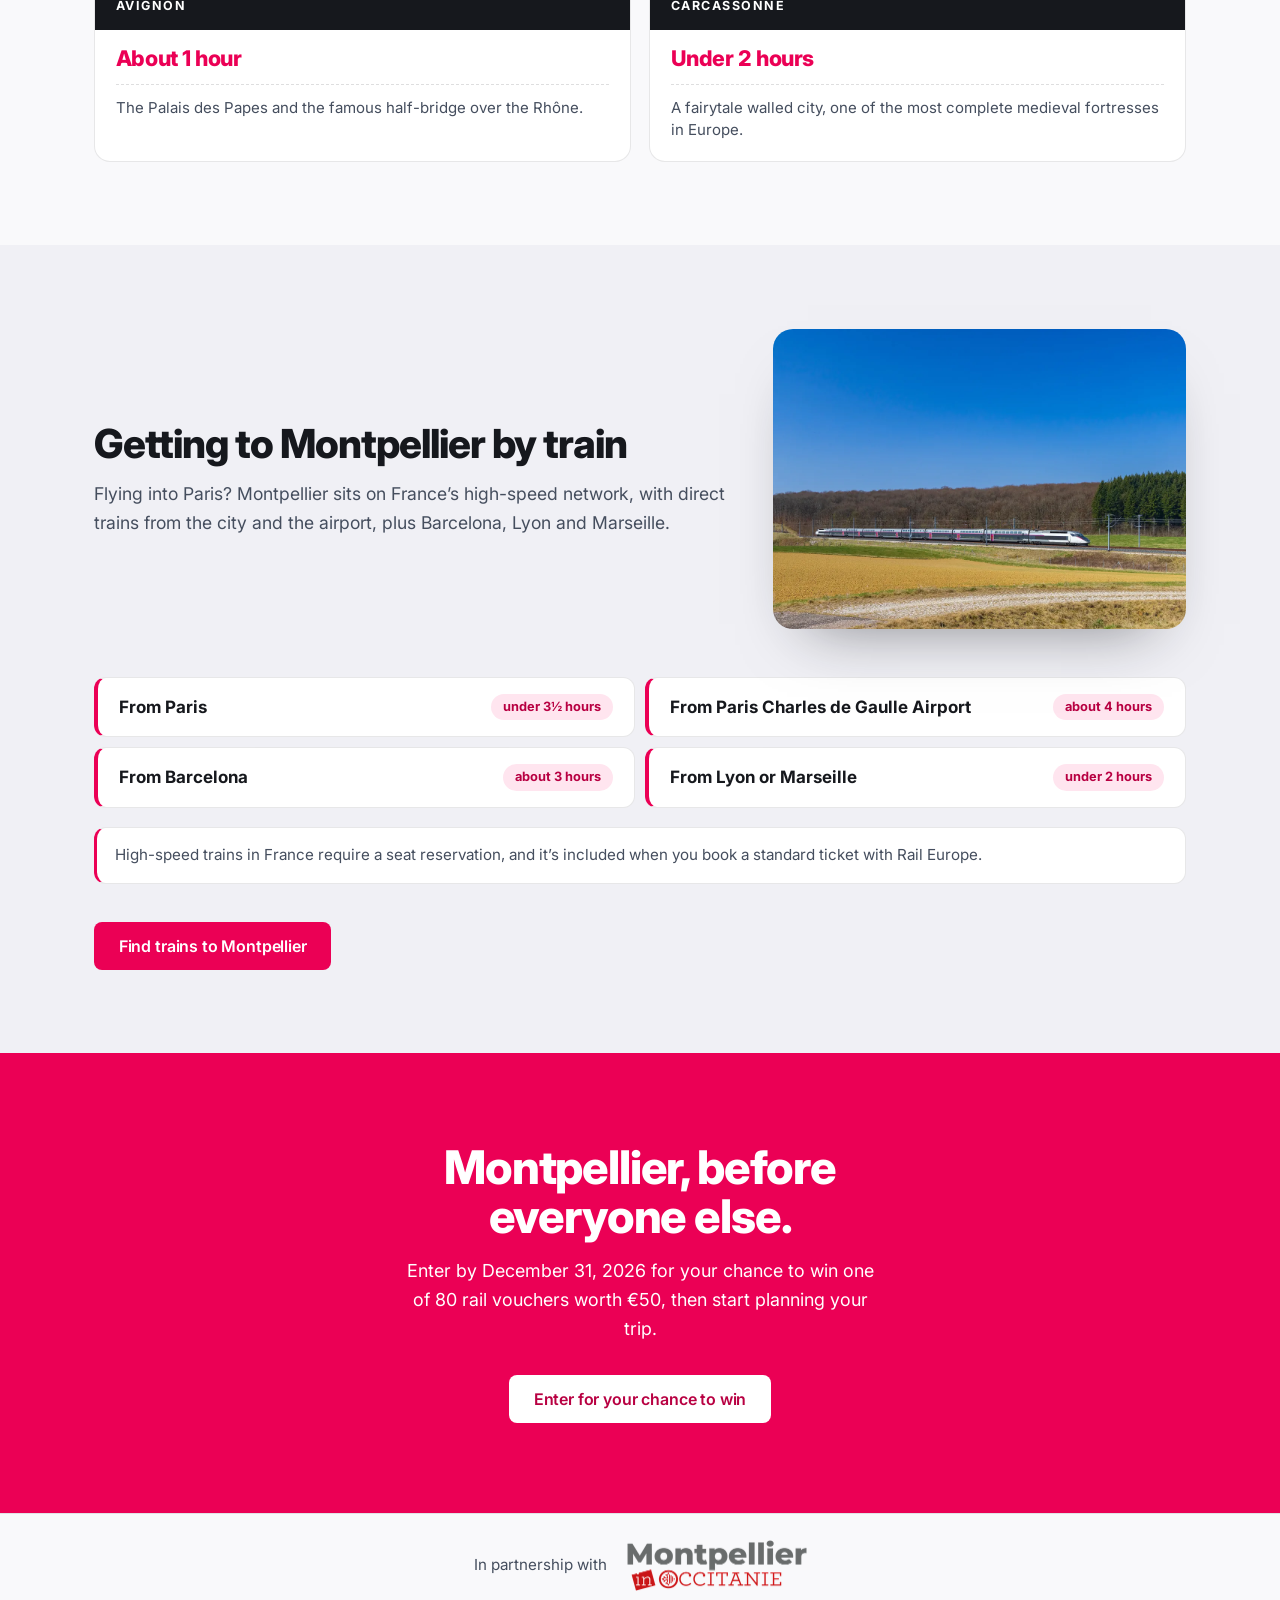
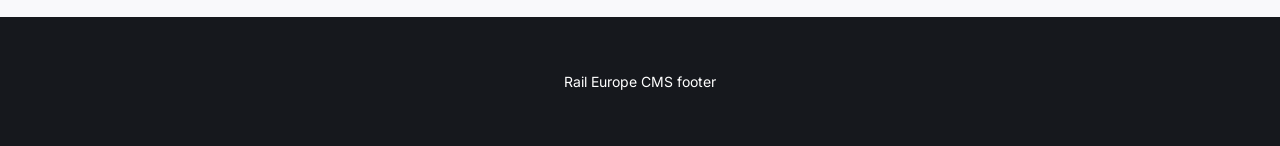
<file: their-style/index.html>
<!doctype html>
<html lang="en-US"><head><meta charset="utf-8"><meta name="viewport" content="width=device-width,initial-scale=1">
<title>Montpellier landing page – existing style</title>
<meta name="robots" content="noindex, nofollow">
<link rel="preconnect" href="https://fonts.googleapis.com"><link rel="preconnect" href="https://fonts.gstatic.com" crossorigin>
<link href="https://fonts.googleapis.com/css2?family=Georama:wght@400;600&family=Inter:wght@100..900&display=swap" rel="stylesheet">
<style>
/* ---- Mock of Rail Europe global styles (hostile on purpose) ---- */
body { margin:0; font-family: Inter, Arial, sans-serif; color:#3F3F3F; background:#fff; }
p, li, span { font-family: Georama, Arial, sans-serif; color:#4F5D64; font-size:15px; }
h2 { font-family: Georama; font-size: 22px; color:#22282B; margin: 40px 0; }
h3 { font-size: 14px; text-transform: uppercase; }
ul, ol { list-style: disc; padding-left: 40px; }
a { color:#EB0055; text-decoration: underline; }
/* ---- Mock CMS shell ---- */
.mock-header { position:fixed; inset:0 0 auto 0; height:48px; z-index:10; background:#fff; border-bottom:1px solid #e6e6ea;
  display:flex; align-items:center; gap:28px; padding:0 32px; font:600 15px Inter, Arial, sans-serif; color:#16181D; }
.mock-header b { color:#EB0055; font-weight:800; font-size:18px; letter-spacing:-.02em; }
.mock-main { margin-top:48px; }
.mock-hero { min-height:41rem; height:790px; display:flex; background-size:cover; background-position:center;
  background-image: linear-gradient(rgba(0,0,0,0), rgba(0,0,0,.8)), url(../images/montpellier-hero-cms.jpg); }
.mock-hero .w { width:100%; max-width:1440px; margin:0 auto; padding:80px 32px; box-sizing:border-box; display:flex; align-items:flex-end; }
.mock-hero h1 { margin:0; max-width:36rem; color:#fff; font:600 60px/68px Inter, Arial, sans-serif; }
.mock-footer { padding:56px 32px; background:#16181D; color:#fff; font:14px Inter, Arial, sans-serif; text-align:center; }
@media (max-width: 767px) {
  .mock-hero { height:auto; min-height:28rem; }
  .mock-hero .w { padding:16px 16px 28px; }
  .mock-hero h1 { font-size:24px; line-height:32px; }
  .mock-header span { display:none; }
}
</style>
<link rel="stylesheet" href="re-lp.css">
</head><body>
<header class="mock-header"><b>RailEurope</b><span>Trains</span><span>Rail passes</span><span>Inspiration</span></header>
<div class="mock-main">
<section class="mock-hero"><div class="w"><h1>Montpellier, before everyone else</h1></div></section>
<div class="cms-body-field">
<div class="re-lp">

<!-- ══════════════════ 1. PRIZE DRAW (intro: media split) ══════════════════ -->
<section class="sec tint it-intro" aria-labelledby="re-h-win">
<div class="wrap">
<div class="media-split">
<div class="sec-head">
<h2 id="re-h-win">Win one of 80 €50 rail vouchers</h2>
<p class="lead">Not Paris. Not Marseille. Montpellier. It’s the South of France city most visitors haven’t found yet, and it’s under 3½ hours from Paris by direct train. Tell us when you’d like to visit for your chance to win one of 80 rail vouchers worth €50 toward your trip.</p>
<p class="cta"><a class="btn" href="https://raileuropecompetition.com/?utm_source=raileurope&amp;utm_medium=landing-page&amp;utm_campaign=montpellier-voucher-draw&amp;utm_content=intro-cta">Enter for your chance to win</a></p>
<p class="small">No purchase necessary. Open to legal US residents aged 18+. Ends December 31, 2026 at 11:59pm ET. One entry per person. <a href="https://raileuropecompetition.com/?utm_source=raileurope&amp;utm_medium=landing-page&amp;utm_campaign=montpellier-voucher-draw&amp;utm_content=official-rules#official-rules">Official rules</a> apply.</p>
</div>
<div class="split-img round">
<picture>
<source type="image/webp" srcset="../images/montpellier-old-town-street.webp">
<img src="../images/montpellier-old-town-street.jpg" width="960" height="1280" alt="A sunlit lane in Montpellier’s old town, strung with colorful bunting above café tables and painted steps" decoding="async">
</picture>
</div>
</div>
</div>
</section>

<!-- ══════════════════ 2. THE CITY (g3 photo cards) ══════════════════ -->
<section class="sec" aria-labelledby="re-h-city">
<div class="wrap">
<div class="sec-head">
<h2 id="re-h-city">The South of France city you’ll wish you booked sooner</h2>
<p class="lead">Montpellier is one of the South of France’s best-kept secrets. It has everything you’d hope for, from Mediterranean sunshine and medieval streets to great food and wine, minus the Riviera crowds. Step off the train at Saint-Roch and you’re right in the heart of it.</p>
</div>
<ul class="grid g3" role="list">
<li class="card media">
<picture>
<source type="image/webp" srcset="../images/montpellier-place-de-la-comedie-cafes.webp">
<img src="../images/montpellier-place-de-la-comedie-cafes.jpg" width="960" height="718" alt="Café terraces in the sun beside the Three Graces fountain on Place de la Comédie" loading="lazy" decoding="async">
</picture>
<div class="body">
<h3>Sunshine and sidewalk cafés</h3>
<p>Montpellier is one of the sunniest cities in France, so an afternoon at a sidewalk café is never far away, whatever the season.</p>
</div>
</li>
<li class="card media">
<picture>
<source type="image/webp" srcset="../images/montpellier-old-town-cathedral-towers.webp">
<img src="../images/montpellier-old-town-cathedral-towers.jpg" width="960" height="640" alt="A curving old-town street in Montpellier with the towers of Saint-Pierre Cathedral in the distance" loading="lazy" decoding="async">
</picture>
<div class="body">
<h3>History around every corner</h3>
<p>From the medieval lanes of the Écusson to Saint-Pierre Cathedral and the 18th-century Promenade du Peyrou, centuries of history sit within a short walk of each other.</p>
</div>
</li>
<li class="card media">
<picture>
<source type="image/webp" srcset="../images/montpellier-oysters.webp">
<img src="../images/montpellier-oysters.jpg" width="960" height="639" alt="Fresh oysters on a platter with lemon wedges, one being squeezed over an oyster" loading="lazy" decoding="async">
</picture>
<div class="body">
<h3>Food, wine and the coast</h3>
<p>Taste fresh oysters from the nearby Thau lagoon and Languedoc wines at Les Halles Castellane, or hop on a train to the seaside town of Sète, just 20 minutes away.</p>
</div>
</li>
</ul>
</div>
</section>

<!-- ══════════════════ 3. ITINERARY (journey, 3 stops) ══════════════════ -->
<section class="sec tint" aria-labelledby="re-h-days">
<div class="wrap">
<div class="sec-head">
<h2 id="re-h-days">Two or three days in Montpellier</h2>
<p class="lead">A simple plan for your first visit. Everything on days one and two is walkable from the station.</p>
</div>
<ol class="journey n3" role="list">
<li class="stop">
<span class="no" aria-hidden="true">1</span>
<div class="box">
<p class="day">Day 1</p>
<h3>A classic first day</h3>
<p>Start with coffee in Place de la Comédie, then spend the afternoon at the Fabre Museum, one of France’s great art museums. Finish the day with dinner in the old town.</p>
</div>
</li>
<li class="stop">
<span class="no" aria-hidden="true">2</span>
<div class="box">
<p class="day">Day 2</p>
<h3>Lanes, views and architecture</h3>
<p>Wander the lanes of the Écusson, then head up to the Promenade du Peyrou for views over the city and the Saint-Clément aqueduct. In the afternoon, stroll through Antigone, Ricardo Bofill’s neoclassical-style district, or catch an exhibition at MO.CO.</p>
</div>
</li>
<li class="stop">
<span class="no" aria-hidden="true">3</span>
<div class="box">
<p class="day">Day 3</p>
<h3>The coast and vineyards</h3>
<p>Hop on the train to Sète for its canals, fishing port and a long seafood lunch by the Mediterranean, or visit the Roman arena in Nîmes. You’ll be back in Montpellier in time for a glass of Languedoc wine.</p>
</div>
</li>
</ol>
<p class="note"><strong>Short on time?</strong> Days one and two make a perfect stop between Paris and Barcelona.</p>
</div>
</section>

<!-- ══════════════════ 4. FOOD AND WINE (media split + g3 cards) ══════════════════ -->
<section class="sec" aria-labelledby="re-h-food">
<div class="wrap">
<div class="media-split">
<div class="sec-head">
<h2 id="re-h-food">Food and wine</h2>
<p class="lead">Montpellier sits in the heart of the Languedoc, one of France’s largest wine regions, with the Mediterranean on its doorstep. Eating well here is easy, whether you’re grazing at the market or settling in for a long lunch.</p>
</div>
<div class="split-img round">
<picture>
<source type="image/webp" srcset="../images/montpellier-wine-terrace.webp">
<img src="../images/montpellier-wine-terrace.jpg" width="1200" height="800" alt="Friends raising glasses of white wine at a table in warm evening light" loading="lazy" decoding="async">
</picture>
</div>
</div>
<ul class="grid g3 it-feat" role="list">
<li class="card">
<h3>Les Halles Castellane</h3>
<p>The city’s historic covered market in the old town. Come for cheese, charcuterie and fresh produce, and stay for a glass of wine at the counter.</p>
</li>
<li class="card">
<h3>Oysters and seafood</h3>
<p>Oysters and mussels from the Thau lagoon, near Sète, are a local favorite. Look out for them on market stalls and restaurant menus across the city.</p>
</li>
<li class="card">
<h3>Languedoc wines</h3>
<p>Try reds and whites from the vineyards around the city, including Pic Saint-Loup, just to the north. Many bars and restaurants pour local wines by the glass.</p>
</li>
</ul>
</div>
</section>

<!-- ══════════════════ 5. GETTING AROUND (dark band, step cards) ══════════════════ -->
<section class="sec dark" aria-labelledby="re-h-around">
<div class="wrap">
<div class="sec-head">
<h2 id="re-h-around">Getting around Montpellier</h2>
<p class="lead">You won’t need a car. Most of what you’ll want to see is a short walk from the station, and the tram covers the rest.</p>
</div>
<ul class="steps it-steps" role="list">
<li class="step">
<h3>On foot</h3>
<p>The center is compact and mostly pedestrian-only. From Saint-Roch station, Place de la Comédie, the Écusson and Antigone are all just minutes away.</p>
</li>
<li class="step">
<h3>By tram</h3>
<p>Montpellier’s tram network links the center with the rest of the city, with a stop right outside Saint-Roch station. Buy tickets from the machines at each stop.</p>
</li>
<li class="step">
<h3>Arriving at Sud de France?</h3>
<p>Some high-speed trains stop at Montpellier Sud de France, on the edge of the city. Just hop on tram line 1 and you’ll be in the center in about 20 minutes.</p>
</li>
</ul>
</div>
</section>

<!-- ══════════════════ 6. DAY TRIPS (board, 3 + 2) ══════════════════ -->
<section class="sec" aria-labelledby="re-h-trips">
<div class="wrap">
<div class="sec-head">
<h2 id="re-h-trips">Day trips by train</h2>
<p class="lead">Montpellier makes a great base for exploring the South of France, including places many visitors to France never reach. Leave after breakfast and be back in time for dinner.</p>
</div>
<ul class="board trips" role="list">
<li class="board-col">
<h3>Sète</h3>
<div class="in">
<p class="time">About 20 minutes</p>
<p>Canals, a working fishing port and tielle, the town’s spicy octopus pie.</p>
</div>
</li>
<li class="board-col">
<h3>Nîmes</h3>
<div class="in">
<p class="time">About 30 minutes</p>
<p>A remarkably well-preserved Roman arena and the Maison Carrée temple.</p>
</div>
</li>
<li class="board-col">
<h3>Arles</h3>
<div class="in">
<p class="time">About 1 hour</p>
<p>Roman monuments and the streets and cafés Van Gogh painted.</p>
</div>
</li>
<li class="board-col">
<h3>Avignon</h3>
<div class="in">
<p class="time">About 1 hour</p>
<p>The Palais des Papes and the famous half-bridge over the Rhône.</p>
</div>
</li>
<li class="board-col">
<h3>Carcassonne</h3>
<div class="in">
<p class="time">Under 2 hours</p>
<p>A fairytale walled city, one of the most complete medieval fortresses in Europe.</p>
</div>
</li>
</ul>
</div>
</section>

<!-- ══════════════════ 7. GETTING THERE (media split + reservation-style rows) ══════════════════ -->
<section class="sec tint" aria-labelledby="re-h-there">
<div class="wrap">
<div class="media-split">
<div class="sec-head">
<h2 id="re-h-there">Getting to Montpellier by train</h2>
<p class="lead">Flying into Paris? Montpellier sits on France’s high-speed network, with direct trains from the city and the airport, plus Barcelona, Lyon and Marseille.</p>
</div>
<div class="split-img round">
<picture>
<source type="image/webp" srcset="../images/high-speed-train-south-of-france.webp">
<img src="../images/high-speed-train-south-of-france.jpg" width="1200" height="800" alt="A high-speed train crossing open countryside under a clear blue sky" loading="lazy" decoding="async">
</picture>
</div>
</div>
<ul class="resv" role="list">
<li class="row"><span class="t">From Paris</span> <span class="tag">under 3½ hours</span></li>
<li class="row"><span class="t">From Paris Charles de Gaulle Airport</span> <span class="tag">about 4 hours</span></li>
<li class="row"><span class="t">From Barcelona</span> <span class="tag">about 3 hours</span></li>
<li class="row"><span class="t">From Lyon or Marseille</span> <span class="tag">under 2 hours</span></li>
</ul>
<p class="note">High-speed trains in France require a seat reservation, and it’s included when you book a standard ticket with Rail Europe.</p>
<p class="cta"><a class="btn" href="https://www.raileurope.com/en-us/destinations/trains-to-montpellier">Find trains to Montpellier</a></p>
</div>
</section>

<!-- ══════════════════ 8. CLOSING (red final band) ══════════════════ -->
<section class="final" aria-labelledby="re-h-final">
<div class="wrap">
<h2 id="re-h-final">Montpellier, before everyone else.</h2>
<p>Enter by December 31, 2026 for your chance to win one of 80 rail vouchers worth €50, then start planning your trip.</p>
<p class="cta"><a class="btn light" href="https://raileuropecompetition.com/?utm_source=raileurope&amp;utm_medium=landing-page&amp;utm_campaign=montpellier-voucher-draw&amp;utm_content=closing-cta">Enter for your chance to win</a></p>
</div>
</section>

<!-- ══════════════════ PARTNER STRIP ══════════════════ -->
<div class="partner">
<div class="wrap">
<p>In partnership with <picture><source type="image/webp" srcset="../images/montpellier-in-occitanie-logo.webp"><img class="logo" src="../images/montpellier-in-occitanie-logo.png" width="360" height="103" alt="Montpellier in Occitanie" loading="lazy" decoding="async"></picture></p>
</div>
</div>

</div><!-- /.re-lp -->

</div>
</div>
<footer class="mock-footer">Rail Europe CMS footer</footer>
</body></html>
</file>
<file: final/re-lp.css>
/* Rail Europe – Montpellier landing page – FINAL (d-final)
   Editorial layout in the live raileurope.com palette: red, ink/black, white and cool
   neutrals only. The page opens and closes with a ticket: a white prize ticket with the
   street photo as its stub, and a red voucher ticket with a barcode stub on black.
   Hairline rules instead of boxed cards; black is reserved for two full-bleed moments.
   No pin shapes. Everything is scoped to .re-lp. No JavaScript, no SVG, no external assets. */

/* ---------- 1. Tokens ---------- */
.re-lp {
  --re-red: #EB0055;
  --re-red-deep: #990239;          /* small red text and hover */
  --re-ink: #16181D;
  --re-slate: #454E5E;             /* body text, as on the live site (8.4:1 on white) */
  --re-white: #FFFFFF;
  --re-tint: #F5F5F8;              /* cool grey band */
  --re-tint-2: #F0F0F5;            /* slightly deeper cool grey (prize section) */
  --re-black: #000000;
  --re-line: rgba(22, 24, 29, .12);
  --re-line-strong: rgba(22, 24, 29, .28);
  --re-line-dark: rgba(255, 255, 255, .22);
  --re-on-dark: #C9CBD1;           /* body text on black (12:1) */

  --re-sans: "Inter", Arial, sans-serif;
  --re-display: "Georama", "Inter", Arial, sans-serif;

  --re-max: 1440px;                         /* matches the CMS hero wrap */
  --re-pad: clamp(20px, 3vw, 32px);         /* matches the CMS hero gutter */
  --re-gap: clamp(16px, 2vw, 32px);
  --re-edge: max(var(--re-pad), calc((100vw - var(--re-max)) / 2 + var(--re-pad)));
  --re-space: clamp(72px, 8vw, 144px);      /* section rhythm */
  --re-r: clamp(48px, 7vw, 140px);          /* one large rounded corner on editorial photos */
  --re-radius: 8px;                         /* small UI, as on the live site */

  container-type: inline-size;
  display: block;
  overflow-x: clip;
  font: 400 1.0625rem/1.65 var(--re-sans);
  color: var(--re-slate);
  background: var(--re-white);
  -webkit-font-smoothing: antialiased;
}
@supports (width: 1cqw) {
  .re-lp { --re-edge: max(var(--re-pad), calc((100cqw - var(--re-max)) / 2 + var(--re-pad))); }
}

/* ---------- 2. Guard against the site's global CSS ---------- */
.re-lp *, .re-lp *::before, .re-lp *::after { box-sizing: border-box; }
.re-lp :where(h2, h3, p, ul, ol, li, picture) { margin: 0; padding: 0; }
.re-lp :where(p, li, span, a, strong) {
  font-family: inherit; font-size: inherit; font-weight: inherit;
  line-height: inherit; color: inherit; letter-spacing: inherit;
}
.re-lp :where(ul, ol) { list-style: none; }
.re-lp :where(li)::marker { content: none; }
.re-lp :where(h2, h3) {
  font-family: var(--re-display); font-weight: 600; color: var(--re-ink);
  text-transform: none; letter-spacing: -.02em;
}
.re-lp :where(a) { text-decoration: none; }
.re-lp :where(strong) { font-weight: 700; }
.re-lp picture { display: block; }
.re-lp .re-img { display: block; width: 100%; height: 100%; object-fit: cover; border: 0; }

/* ---------- 3. Layout primitives ---------- */
.re-lp .re-wrap { width: 100%; max-width: var(--re-max); margin-inline: auto; padding-inline: var(--re-pad); }
.re-lp .re-sec { position: relative; padding-block: var(--re-space); background: var(--re-white); }
.re-lp .re-sec--tint { background: var(--re-tint); }
.re-lp .re-sec--black { background: var(--re-black); color: var(--re-on-dark); }
.re-lp .re-sec--black :where(h2, h3) { color: var(--re-white); }
.re-lp .re-g12 { display: grid; grid-template-columns: repeat(12, minmax(0, 1fr)); column-gap: var(--re-gap); }

/* ---------- 4. Type ---------- */
.re-lp .re-h2 { font-size: clamp(2.375rem, 1.2rem + 3.4vw, 4.75rem); line-height: 1.03; }
.re-lp .re-h2--xl { font-size: clamp(2.75rem, 1rem + 4.6vw, 6rem); line-height: .98; letter-spacing: -.03em; }
.re-lp .re-h3 { font-size: clamp(1.375rem, 1.1rem + .7vw, 1.875rem); line-height: 1.15; letter-spacing: -.01em; }
.re-lp .re-lead { font-size: clamp(1.125rem, 1rem + .35vw, 1.3125rem); line-height: 1.6; color: var(--re-slate); }
.re-lp .re-sec--black .re-lead { color: var(--re-on-dark); }
.re-lp .re-small { font-size: .875rem; line-height: 1.6; color: var(--re-slate); }
.re-lp .re-small a { color: var(--re-red-deep); font-weight: 600; text-decoration: underline; text-underline-offset: 3px; }
.re-lp .re-small a:hover { color: var(--re-ink); }
.re-lp .re-red { color: var(--re-red); }

/* Section heading row: big title on the left, lead pushed right under a short red rule */
.re-lp .re-head { align-items: end; margin-bottom: clamp(48px, 6vw, 104px); row-gap: 24px; }
.re-lp .re-head__title { grid-column: 1 / span 7; }
.re-lp .re-head__lead { grid-column: 9 / -1; padding-top: 22px; position: relative; }
.re-lp .re-head__lead::before {
  content: ""; position: absolute; top: 0; left: 0; width: 48px; height: 3px; background: var(--re-red);
}

/* ---------- 5. Buttons and focus (live-site pills) ---------- */
.re-lp .re-cta { margin-top: clamp(28px, 3vw, 40px); }
.re-lp .re-btn {
  display: inline-flex; align-items: center; gap: 14px; min-height: 56px; padding: 14px 30px;
  border-radius: 999px; background: var(--re-red); color: var(--re-white);
  font: 700 1.0625rem/1.2 var(--re-sans); text-decoration: none;
  transition: background-color .2s ease;
}
.re-lp .re-btn::after {   /* thin chevron */
  content: ""; width: 9px; height: 9px; flex: none; margin-left: 2px;
  border-top: 2px solid currentColor; border-right: 2px solid currentColor; transform: rotate(45deg);
}
.re-lp .re-btn:hover { background: var(--re-red-deep); color: var(--re-white); }
.re-lp a:focus-visible { outline: 3px solid var(--re-ink); outline-offset: 4px; border-radius: var(--re-radius); }
.re-lp .re-btn:focus-visible { border-radius: 999px; }
.re-lp .re-sec--black a:focus-visible { outline-color: var(--re-white); }

/* ---------- 6. Tickets: shared tear-off shape (prize draw at the top, voucher at the close) ---------- */
.re-lp .re-ticket {
  --re-stub: clamp(120px, 11vw, 176px);
  --re-notch: 16px;
  --re-perf: var(--re-line-strong);
  position: relative; display: grid; grid-template-columns: minmax(0, 1fr) var(--re-stub);
}
.re-lp .re-ticket__main {
  position: relative; background: var(--re-white); border-radius: 16px 0 0 16px;
  /* half-circle notches where the stub tears off */
  -webkit-mask:
    radial-gradient(circle at 100% 0, transparent var(--re-notch), #000 calc(var(--re-notch) + .5px)) top / 100% 51% no-repeat,
    radial-gradient(circle at 100% 100%, transparent var(--re-notch), #000 calc(var(--re-notch) + .5px)) bottom / 100% 51% no-repeat;
          mask:
    radial-gradient(circle at 100% 0, transparent var(--re-notch), #000 calc(var(--re-notch) + .5px)) top / 100% 51% no-repeat,
    radial-gradient(circle at 100% 100%, transparent var(--re-notch), #000 calc(var(--re-notch) + .5px)) bottom / 100% 51% no-repeat;
}
.re-lp .re-ticket__main::after {   /* perforation */
  content: ""; position: absolute; right: 0;
  top: calc(var(--re-notch) + 12px); bottom: calc(var(--re-notch) + 12px); width: 2px;
  background: repeating-linear-gradient(180deg, var(--re-perf) 0 6px, transparent 6px 13px);
}
.re-lp .re-ticket__stub {
  position: relative; display: grid; place-items: center;
  background: var(--re-white); border-radius: 0 16px 16px 0;
  -webkit-mask:
    radial-gradient(circle at 0 0, transparent var(--re-notch), #000 calc(var(--re-notch) + .5px)) top / 100% 51% no-repeat,
    radial-gradient(circle at 0 100%, transparent var(--re-notch), #000 calc(var(--re-notch) + .5px)) bottom / 100% 51% no-repeat;
          mask:
    radial-gradient(circle at 0 0, transparent var(--re-notch), #000 calc(var(--re-notch) + .5px)) top / 100% 51% no-repeat,
    radial-gradient(circle at 0 100%, transparent var(--re-notch), #000 calc(var(--re-notch) + .5px)) bottom / 100% 51% no-repeat;
}

/* ---------- 7. Prize draw: white ticket, street photo as the stub ---------- */
.re-lp .re-draw { background: var(--re-tint-2); padding-block: clamp(40px, 4vw, 64px) clamp(72px, 7vw, 120px); }
.re-lp .re-draw .re-g12 { align-items: start; }
.re-lp .re-draw .re-ticket {
  --re-stub: clamp(280px, 32%, 420px);
  grid-column: 2 / span 10; z-index: 1;
  filter: drop-shadow(0 18px 40px rgba(22, 24, 29, .12));
}
/* the street photo fills the stub end of the ticket */
.re-lp .re-ticket__stub--photo { overflow: hidden; }
.re-lp .re-ticket__stub--photo picture { position: absolute; inset: 0; }
.re-lp .re-ticket__stub--photo .re-img { object-position: 50% 42%; }
.re-lp .re-draw .re-ticket__main { padding: clamp(28px, 3.2vw, 52px) clamp(28px, 3.6vw, 56px); }
.re-lp .re-ticket__title {
  font-size: clamp(2.25rem, 1rem + 3.2vw, 4.25rem); line-height: 1; letter-spacing: -.03em;
  max-width: 17ch; margin-bottom: clamp(14px, 1.4vw, 22px);
}
.re-lp .re-draw .re-lead { max-width: 70ch; font-size: clamp(1.0625rem, 1rem + .25vw, 1.1875rem); }
/* CTA and small print share one row to keep the ticket low */
.re-lp .re-draw__act { display: flex; flex-wrap: wrap; align-items: center; gap: 12px 28px; margin-top: clamp(20px, 2vw, 28px); }
.re-lp .re-draw__act .re-cta { margin-top: 0; }
.re-lp .re-draw__act .re-small { flex: 1 1 260px; max-width: 42ch; }

/* ---------- 8. The city: three stories at three scales ---------- */
.re-lp .re-stories { row-gap: clamp(64px, 8vw, 128px); }
.re-lp .re-story picture { overflow: hidden; }
.re-lp .re-story__body { margin-top: 24px; max-width: 30em; }
.re-lp .re-story__body .re-h3 { margin-bottom: 10px; }
.re-lp .re-story--a { grid-column: 1 / span 7; }
.re-lp .re-story--a picture { aspect-ratio: 4 / 3; border-radius: 0 var(--re-r) 0 0; }
.re-lp .re-story--b { grid-column: 9 / -1; margin-top: clamp(80px, 14vw, 240px); }
.re-lp .re-story--b picture { aspect-ratio: 4 / 5; border-radius: var(--re-r) 0 0 0; }
.re-lp .re-story--b .re-img { object-position: 62% 50%; }
/* third story: image bleeds off the right edge, text sits beside it */
.re-lp .re-story--c { grid-column: 1 / -1; display: grid; grid-template-columns: subgrid; align-items: end; }
.re-lp .re-story--c picture {
  grid-column: 5 / -1; grid-row: 1; aspect-ratio: 16 / 9;
  margin-right: calc(-1 * var(--re-edge)); border-radius: var(--re-r) 0 0 0;
}
.re-lp .re-story--c .re-story__body { grid-column: 1 / span 3; grid-row: 1; margin-top: 0; }

/* ---------- 9. Itinerary: oversized red numerals over staggered hairlines ---------- */
.re-lp .re-days__list { row-gap: 56px; }
.re-lp .re-day { grid-column: span 4; position: relative; padding-top: 28px; border-top: 1px solid var(--re-ink); }
.re-lp .re-day:nth-child(2) { margin-top: clamp(0px, 5vw, 96px); }
.re-lp .re-day:nth-child(3) { margin-top: clamp(0px, 10vw, 192px); }
.re-lp .re-day__num {
  display: block; margin-bottom: 8px;
  font: 600 clamp(6rem, 4rem + 6vw, 11rem)/.8 var(--re-display); letter-spacing: -.05em; color: var(--re-red);
}
.re-lp .re-day__label {
  margin-bottom: 10px; font-size: .8125rem; font-weight: 700; letter-spacing: .14em; text-transform: uppercase; color: var(--re-red-deep);
}
.re-lp .re-day .re-h3 { margin-bottom: 14px; }
.re-lp .re-quote {
  max-width: 22em; margin: clamp(72px, 8vw, 128px) 0 0 calc((100% + var(--re-gap)) / 12 * 4);
  padding-left: 28px; border-left: 3px solid var(--re-red);
  font: 600 clamp(1.5rem, 1.1rem + 1.2vw, 2.25rem)/1.25 var(--re-display); letter-spacing: -.01em; color: var(--re-ink);
}
.re-lp .re-quote strong { color: var(--re-red-deep); font-weight: 600; }

/* ---------- 10. Food and wine: full-bleed black moment ---------- */
.re-lp .re-food { padding-top: 0; }
.re-lp .re-food__top {
  /* photo column capped at 1200px so the 1200px source never upscales */
  display: grid; grid-template-columns: minmax(0, min(62%, 1200px)) minmax(0, 1fr); align-items: end;
  margin-bottom: clamp(64px, 7vw, 120px);
}
.re-lp .re-food__media { position: relative; grid-column: 1; grid-row: 1; height: clamp(520px, 46vw, 800px); }
.re-lp .re-food__media::after {   /* scrim that melts the photo into the black */
  content: ""; position: absolute; inset: 0;
  background: linear-gradient(90deg, rgba(0,0,0,0) 48%, rgba(0,0,0,.8) 86%, #000 100%),
              linear-gradient(0deg, #000 0%, rgba(0,0,0,.5) 18%, rgba(0,0,0,0) 40%);
}
.re-lp .re-food__head {
  grid-column: 2; grid-row: 1; position: relative; z-index: 1;
  padding: 0 var(--re-edge) clamp(16px, 3vw, 56px) 0;
  margin-left: calc(-1 * clamp(80px, 12vw, 260px));
}
.re-lp .re-food__head .re-h2 { font-size: clamp(2.75rem, 1rem + 4.6vw, 6rem); line-height: .98; letter-spacing: -.03em; margin-bottom: 28px; }
.re-lp .re-food__head .re-lead { max-width: 30em; }

/* Food items: columns on black, hairline with a red tick */
.re-lp .re-cols { row-gap: 48px; }
.re-lp .re-col { grid-column: span 4; }
.re-lp .re-col .re-h3 { margin-bottom: 12px; }
.re-lp .re-cols--dark .re-col { position: relative; padding-top: 24px; border-top: 1px solid var(--re-line-dark); }
.re-lp .re-cols--dark .re-col::before {
  content: ""; position: absolute; top: -2px; left: 0; width: 48px; height: 3px; background: var(--re-red);
}

/* ---------- 11. Getting around: a map legend (key line above each heading) ---------- */
.re-lp .re-legend__item { position: relative; padding-top: 44px; }
.re-lp .re-legend__item::before { content: ""; position: absolute; top: 0; left: 0; right: 0; height: 14px; }
.re-lp .re-legend__item .re-h3 { font-size: clamp(1.5rem, 1.1rem + 1.1vw, 2.25rem); margin-bottom: 14px; }
/* on foot: dotted ink line */
.re-lp .re-legend__item--foot::before {
  background: radial-gradient(circle, var(--re-ink) 0 2px, transparent 2.5px) 0 50% / 10px 10px repeat-x;
}
/* by tram: red track with sleepers */
.re-lp .re-legend__item--tram::before {
  background:
    linear-gradient(var(--re-red), var(--re-red)) 0 50% / 100% 2px no-repeat,
    repeating-linear-gradient(90deg, var(--re-red) 0 2px, transparent 2px 12px) 0 50% / 100% 12px no-repeat;
}
/* transfer: dashed ink line ending in an arrowhead */
.re-lp .re-legend__item--link::before {
  right: 4px;
  background: repeating-linear-gradient(90deg, var(--re-ink) 0 10px, transparent 10px 17px) 0 50% / 100% 2px no-repeat;
}
.re-lp .re-legend__item--link::after {
  content: ""; position: absolute; top: 2px; right: 3px; width: 10px; height: 10px;
  border-top: 2px solid var(--re-ink); border-right: 2px solid var(--re-ink); transform: rotate(45deg);
}

/* ---------- 12. Day trips: branches off a red spine, scaled to journey time (2 h = full reach) ---------- */
.re-lp .re-trips .re-g12 { align-items: start; }
.re-lp .re-trips__head { grid-column: 1 / span 4; position: sticky; top: 72px; }
.re-lp .re-trips__head .re-h2 { margin-bottom: 24px; }
.re-lp .re-trips__list {
  --re-p: clamp(24px, 2.5vw, 40px);                      /* spine to text */
  --re-reach: calc(100cqw - var(--re-p) - 200px);        /* longest branch */
  grid-column: 6 / -1; position: relative; container-type: inline-size;
}
.re-lp .re-trips__list::before {   /* the section's own short spine */
  content: ""; position: absolute; left: 0; top: 0; bottom: 0; width: 2px; background: var(--re-red);
}
.re-lp .re-trip--20  { --re-t: .1667; }
.re-lp .re-trip--30  { --re-t: .25; }
.re-lp .re-trip--60  { --re-t: .5; }
.re-lp .re-trip--120 { --re-t: 1; }
.re-lp .re-trip {
  position: relative; display: grid; grid-template-columns: minmax(0, 1fr);
  padding: clamp(24px, 2.5vw, 36px) 0 clamp(24px, 2.5vw, 36px) var(--re-p);
}
.re-lp .re-trip + .re-trip::before {   /* hairline between rows, starting off the spine */
  content: ""; position: absolute; top: 0; left: var(--re-p); right: 0; height: 1px; background: var(--re-line);
}
.re-lp .re-trip .re-h3 { font-size: clamp(2rem, 1.2rem + 2.2vw, 3.5rem); line-height: 1.05; letter-spacing: -.03em; }
.re-lp .re-trip__time {
  position: relative; justify-self: start;
  margin: 14px 0 12px calc(var(--re-t) * var(--re-reach) + 14px);
  padding: 6px 14px; border-radius: 999px; background: var(--re-ink); color: var(--re-white);
  font-size: .875rem; font-weight: 700; line-height: 20px; white-space: nowrap; font-variant-numeric: tabular-nums;
}
.re-lp .re-trip__time::before {   /* the branch, from the spine to the stop */
  content: ""; position: absolute; top: 50%; right: calc(100% + 14px); height: 2px; margin-top: -1px;
  width: calc(var(--re-p) + var(--re-t) * var(--re-reach)); background: var(--re-red);
}
.re-lp .re-trip__time::after {   /* the stop: a plain red dot */
  content: ""; position: absolute; top: 50%; right: calc(100% + 4px); width: 12px; height: 12px; margin-top: -6px;
  border-radius: 50%; background: var(--re-red);
}
.re-lp .re-trip__text { max-width: 34em; }
.re-lp .re-trip:last-child .re-trip__text { position: relative; }
.re-lp .re-trip:last-child .re-trip__text::before {   /* ends the spine at the last branch */
  content: ""; position: absolute; left: calc(-1 * var(--re-p)); top: -27px; bottom: calc(-1 * clamp(24px, 2.5vw, 36px) - 1px);
  width: 2px; background: var(--re-tint);
}

/* ---------- 13. Getting there: train image bleeds off the right edge ---------- */
.re-lp .re-there .re-g12 { align-items: center; }
.re-lp .re-there__text { grid-column: 1 / span 5; grid-row: 1; }
.re-lp .re-there__text .re-h2 { margin-bottom: 24px; }
.re-lp .re-there__media {
  grid-column: 7 / -1; grid-row: 1; aspect-ratio: 4 / 3; max-width: 1200px;
  margin-right: calc(-1 * var(--re-edge));
}
.re-lp .re-there__media .re-img { border-radius: var(--re-r) 0 0 0; object-position: 35% 50%; }
.re-lp .re-times { margin: 32px 0 20px; border-top: 1px solid var(--re-ink); }
.re-lp .re-times li {
  display: flex; flex-wrap: wrap; justify-content: space-between; gap: 4px 24px;
  padding: 14px 0; border-bottom: 1px solid var(--re-line);
}
.re-lp .re-times__from { color: var(--re-slate); }
.re-lp .re-times__dur { font-weight: 700; color: var(--re-ink); }

/* ---------- 14. Closing CTA: the red voucher ticket on black ---------- */
.re-lp .re-final { padding-block: clamp(80px, 8vw, 136px); }
.re-lp .re-ticket--red { --re-stub: clamp(112px, 12vw, 200px); --re-perf: rgba(255, 255, 255, .6); }
.re-lp .re-ticket--red .re-ticket__main {
  display: grid; grid-template-columns: minmax(0, 7fr) minmax(0, 4fr); align-items: end; column-gap: clamp(24px, 4vw, 72px); row-gap: 28px;
  padding: clamp(36px, 5vw, 80px) clamp(28px, 4.4vw, 72px); background: var(--re-red); color: var(--re-white);
}
.re-lp .re-ticket--red .re-final__title {
  color: var(--re-white); font-size: clamp(2.75rem, 1rem + 5vw, 6.75rem); line-height: .95; letter-spacing: -.035em;
}
.re-lp .re-ticket--red .re-lead { color: var(--re-white); }
.re-lp .re-ticket--red a:focus-visible { outline-color: var(--re-white); }
/* stub: a printed barcode */
.re-lp .re-ticket__stub--code {
  background:
    repeating-linear-gradient(180deg,
      var(--re-white) 0 3px, transparent 3px 6px, var(--re-white) 6px 7px, transparent 7px 10px,
      var(--re-white) 10px 14px, transparent 14px 16px, var(--re-white) 16px 17px, transparent 17px 21px)
      50% 50% / 44% 62% no-repeat,
    var(--re-red);
}
/* white pill with red text on the red ticket */
.re-lp a.re-btn--light { background: var(--re-white); color: var(--re-red-deep); }
.re-lp a.re-btn--light:hover { background: var(--re-ink); color: var(--re-white); }

/* ---------- 15. Partner strip ---------- */
.re-lp .re-partner { padding-block: 40px; background: var(--re-white); border-top: 1px solid var(--re-line); }
.re-lp .re-partner p { text-align: center; font-size: .875rem; color: var(--re-slate); }
.re-lp .re-partner__logo { display: inline-block; margin-left: 8px; font-weight: 600; color: var(--re-ink); }

/* ---------- 16. Small desktop / tablet: prize ticket spans the full grid ---------- */
@media (max-width: 1199px) {
  .re-lp .re-draw .re-ticket { grid-column: 1 / -1; --re-stub: 34%; }
  .re-lp .re-ticket--red .re-ticket__main { grid-template-columns: minmax(0, 1fr); }
}
@media (max-width: 1023px) {
  .re-lp .re-head__title { grid-column: 1 / -1; }
  .re-lp .re-head__lead { grid-column: 1 / span 9; }
  .re-lp .re-story--a { grid-column: 1 / span 8; }
  .re-lp .re-story--b { grid-column: 7 / -1; margin-top: 0; }
  .re-lp .re-story--c picture { grid-column: 1 / -1; grid-row: 1; }
  .re-lp .re-story--c .re-story__body { grid-column: 1 / span 8; grid-row: 2; margin-top: 24px; }
  .re-lp .re-trips__head { grid-column: 1 / -1; position: static; margin-bottom: 48px; }
  .re-lp .re-trips__list { grid-column: 1 / -1; }
  .re-lp .re-there__text { grid-column: 1 / span 7; }
  .re-lp .re-there__media { grid-column: 8 / -1; }
}

/* ---------- 17. Mobile ---------- */
@media (max-width: 719px) {
  .re-lp .re-g12 { grid-template-columns: minmax(0, 1fr); }
  .re-lp .re-g12 > * { grid-column: 1 / -1 !important; grid-row: auto !important; }
  .re-lp .re-head { margin-bottom: 40px; }

  /* prize: perforation runs across, the photo stub becomes a short band below */
  .re-lp .re-draw { padding-block: 20px 56px; }
  .re-lp .re-draw .re-ticket { margin: 0 calc(-1 * var(--re-pad) + 8px); --re-stub: clamp(132px, 40vw, 170px); }
  .re-lp .re-ticket { --re-notch: 12px; --re-stub: 64px; grid-template-columns: minmax(0, 1fr); grid-template-rows: auto var(--re-stub); }
  .re-lp .re-draw .re-ticket__main { padding: 26px 20px 28px; }
  .re-lp .re-ticket__main {
    border-radius: 16px 16px 0 0;
    -webkit-mask:
      radial-gradient(circle at 0 100%, transparent var(--re-notch), #000 calc(var(--re-notch) + .5px)) left / 51% 100% no-repeat,
      radial-gradient(circle at 100% 100%, transparent var(--re-notch), #000 calc(var(--re-notch) + .5px)) right / 51% 100% no-repeat;
            mask:
      radial-gradient(circle at 0 100%, transparent var(--re-notch), #000 calc(var(--re-notch) + .5px)) left / 51% 100% no-repeat,
      radial-gradient(circle at 100% 100%, transparent var(--re-notch), #000 calc(var(--re-notch) + .5px)) right / 51% 100% no-repeat;
  }
  .re-lp .re-ticket__main::after {
    top: auto; bottom: 0; left: calc(var(--re-notch) + 10px); right: calc(var(--re-notch) + 10px); width: auto; height: 2px;
    background: repeating-linear-gradient(90deg, var(--re-perf) 0 6px, transparent 6px 13px);
  }
  .re-lp .re-ticket__stub {
    border-radius: 0 0 16px 16px;
    -webkit-mask:
      radial-gradient(circle at 0 0, transparent var(--re-notch), #000 calc(var(--re-notch) + .5px)) left / 51% 100% no-repeat,
      radial-gradient(circle at 100% 0, transparent var(--re-notch), #000 calc(var(--re-notch) + .5px)) right / 51% 100% no-repeat;
            mask:
      radial-gradient(circle at 0 0, transparent var(--re-notch), #000 calc(var(--re-notch) + .5px)) left / 51% 100% no-repeat,
      radial-gradient(circle at 100% 0, transparent var(--re-notch), #000 calc(var(--re-notch) + .5px)) right / 51% 100% no-repeat;
  }
  .re-lp .re-ticket__title { font-size: clamp(2rem, 1.2rem + 4vw, 2.5rem); margin-bottom: 12px; }
  .re-lp .re-draw__act { margin-top: 20px; }
  .re-lp .re-draw__act .re-cta, .re-lp .re-draw__act .re-small { flex-basis: 100%; }

  .re-lp .re-final { padding-block: 56px; }
  .re-lp .re-final .re-ticket { margin: 0 calc(-1 * var(--re-pad) + 8px); }
  .re-lp .re-ticket--red { --re-stub: 72px; }
  .re-lp .re-ticket--red .re-ticket__main { padding: 32px 22px 30px; row-gap: 20px; }
  .re-lp .re-ticket--red .re-final__title { font-size: clamp(2.5rem, 1.4rem + 5vw, 3rem); }
  .re-lp .re-ticket__stub--code {
    background:
      repeating-linear-gradient(90deg,
        var(--re-white) 0 3px, transparent 3px 6px, var(--re-white) 6px 7px, transparent 7px 10px,
        var(--re-white) 10px 14px, transparent 14px 16px, var(--re-white) 16px 17px, transparent 17px 21px)
        50% 50% / 62% 44% no-repeat,
      var(--re-red);
  }

  .re-lp .re-stories { row-gap: 56px; }
  .re-lp .re-story--a, .re-lp .re-story--c { margin-inline: calc(-1 * var(--re-pad)); }
  .re-lp .re-story--a .re-story__body, .re-lp .re-story--c .re-story__body { padding-inline: var(--re-pad); }
  .re-lp .re-story--b { width: 86%; justify-self: end; }
  .re-lp .re-story--b picture { aspect-ratio: 1; }
  .re-lp .re-story--c { display: block; }
  .re-lp .re-story--c picture { margin-right: 0; }

  .re-lp .re-day:nth-child(n) { margin-top: 0; }
  .re-lp .re-day__num { font-size: 4.5rem; }
  .re-lp .re-days__list { row-gap: 40px; }
  .re-lp .re-quote { margin-left: 0; padding-left: 20px; font-size: 1.375rem; }

  .re-lp .re-food__top { grid-template-columns: minmax(0, 1fr); margin-bottom: 56px; }
  .re-lp .re-food__media { height: auto; aspect-ratio: 4 / 3; }
  .re-lp .re-food__media::after { background: linear-gradient(0deg, #000 0%, rgba(0,0,0,.55) 30%, rgba(0,0,0,0) 60%); }
  .re-lp .re-food__head { grid-column: 1; grid-row: 2; margin: -72px 0 0; padding: 0 var(--re-pad); }
  .re-lp .re-col { grid-column: 1 / -1; }

  .re-lp .re-trips__list { --re-p: 20px; --re-reach: calc(100cqw - var(--re-p) - 170px); }

  .re-lp .re-there__media { order: -1; margin: 0 calc(-1 * var(--re-pad)) 40px var(--re-gap); aspect-ratio: 4 / 3; }

  .re-lp .re-btn { width: 100%; justify-content: center; padding: 14px 20px; font-size: 1rem; }
}

/* ---------- 18. Very narrow phones (320px): keep the CTA labels on one line ---------- */
@media (max-width: 359px) {
  .re-lp .re-btn { padding: 14px 16px; gap: 10px; font-size: .9375rem; }
  .re-lp .re-draw .re-ticket__main, .re-lp .re-ticket--red .re-ticket__main { padding-inline: 16px; }
}

/* ---------- 19. Motion ---------- */
@media (prefers-reduced-motion: reduce) {
  .re-lp *, .re-lp *::before, .re-lp *::after { transition: none !important; animation: none !important; }
}
</file>
<file: their-style/re-lp.css>
/* ════════════════════════════════════════════════════════════════════
   MONTPELLIER, BEFORE EVERYONE ELSE — Rail Europe CMS landing block
   Built in the same component vocabulary as the live rail-101 / Italy
   guides (.sec, .sec-head, .card, .media-split, .journey, .board, .resv,
   .note, .final). Every selector is scoped under .re-lp. No icons, no vector graphics.
   ════════════════════════════════════════════════════════════════════ */

/* ── TOKENS ── */
.re-lp {
  --ink:       #16181D;
  --rail:      #EB0055;
  --rail-deep: #B80042;
  --pink:      #FFE5EF;
  --paper:     #F9F9FB;
  --band:      #F0F0F5;
  --card:      #FFFFFF;
  --slate:     #454E5E;
  --line:      rgba(22,24,29,.1);
  --focus:     #004EEB;
  --font:      "Inter", Arial, sans-serif;
  --maxw:      1140px;
}

.re-lp *, .re-lp *::before, .re-lp *::after { box-sizing: border-box; }

/* ── INHERITANCE GUARD ──
   The live site sets font-family, colour and font-size directly on p, li,
   span and a, styles h2/h3 (margins, uppercase h3) and gives lists bullets
   and padding. Directly matched rules beat inheritance, so restate them
   here; the more specific component rules below still win. */
.re-lp, .re-lp * { font-family: var(--font); }
.re-lp p, .re-lp li, .re-lp span, .re-lp small, .re-lp b, .re-lp strong, .re-lp a {
  color: var(--ink); font-size: inherit; text-transform: none;
}
.re-lp .sec.dark p, .re-lp .sec.dark li, .re-lp .sec.dark span,
.re-lp .final p { color: #FFFFFF; }

.re-lp {
  font-size: 1.0625rem; line-height: 1.6;
  color: var(--ink); background: var(--paper);
  -webkit-font-smoothing: antialiased; text-rendering: optimizeLegibility;
}

/* Heading and list reset */
.re-lp h2, .re-lp h3 {
  margin: 0; font-family: var(--font); line-height: 1.05; text-transform: none;
  font-weight: 800; letter-spacing: -.03em; color: var(--ink);
}
.re-lp h3 { font-weight: 700; letter-spacing: -.02em; }
.re-lp p { margin: 0 0 1em; }
.re-lp p:last-child { margin-bottom: 0; }
.re-lp ul, .re-lp ol { list-style: none; margin: 0; padding: 0; }
.re-lp li { margin: 0; padding: 0; }
.re-lp a { text-decoration: none; }
.re-lp img { max-width: 100%; height: auto; display: block; }

.re-lp .wrap { max-width: var(--maxw); margin: 0 auto; padding: 0 1.5rem; }

/* ── BUTTONS ── */
.re-lp .btn {
  display: inline-flex; align-items: center; min-height: 48px;
  background: var(--rail); color: #FFFFFF;
  font-weight: 600; font-size: 1rem; line-height: 1.2; letter-spacing: -.01em;
  text-decoration: none; padding: .9em 1.55em; border-radius: 8px;
  transition: background .18s ease, color .18s ease, transform .18s ease;
}
.re-lp .btn:hover { background: var(--rail-deep); color: #FFFFFF; transform: translateY(-2px); }
.re-lp .btn:focus-visible { outline: 3px solid var(--focus); outline-offset: 3px; }
.re-lp .btn.light { background: #FFFFFF; color: var(--rail-deep); }
.re-lp .btn.light:hover { background: var(--ink); color: #FFFFFF; }
.re-lp .btn.light:focus-visible { outline-color: var(--ink); }
.re-lp .cta { margin: clamp(1.8rem,3vw,2.4rem) 0 0; }

/* ── SECTIONS ── */
.re-lp .sec { padding: clamp(3.2rem,6.5vw,5.2rem) 0; }
.re-lp .sec.tint { background: var(--band); }
.re-lp .sec.dark { background: var(--ink); color: #FFFFFF; }
.re-lp .sec.dark h2, .re-lp .sec.dark h3 { color: #FFFFFF; }
.re-lp .sec-head { max-width: 640px; margin-bottom: clamp(2rem,4vw,3rem); }
.re-lp .sec-head h2 {
  font-size: clamp(1.75rem,3.8vw,2.5rem); letter-spacing: -.025em; line-height: 1.2;
  margin-bottom: .75rem; text-wrap: balance;
}
.re-lp .sec-head .lead { font-size: 1.1rem; color: var(--slate); }
.re-lp .sec.dark .sec-head .lead { color: rgba(255,255,255,.72); }

/* ── GRID + CARD ── */
.re-lp .grid { display: grid; gap: 1.1rem; }
.re-lp .g3 { grid-template-columns: repeat(3,1fr); }
.re-lp .card {
  background: var(--card); border: 1px solid var(--line); border-radius: 12px;
  padding: 1.5rem 1.4rem;
  transition: transform .18s ease, box-shadow .18s ease, border-color .18s ease;
}
.re-lp .card:hover {
  transform: translateY(-3px); box-shadow: 0 16px 34px -22px rgba(22,24,29,.22);
  border-color: rgba(235,0,85,.25);
}
.re-lp .card h3 { font-size: 1.18rem; line-height: 1.15; margin-bottom: .5rem; }
.re-lp .card p { font-size: .97rem; color: var(--slate); margin: 0; }

/* Photo-topped card (city section) */
.re-lp .card.media { padding: 0; overflow: hidden; display: flex; flex-direction: column; }
.re-lp .card.media img { width: 100%; aspect-ratio: 3/2; object-fit: cover; }
.re-lp .card.media .body { padding: 1.3rem 1.4rem 1.5rem; }

/* Feature cards: short red top accent that grows on hover */
.re-lp .it-feat .card { position: relative; overflow: hidden; padding-top: 1.7rem; }
.re-lp .it-feat .card::before {
  content: ""; position: absolute; left: 0; top: 0; right: 0; height: 4px; background: var(--rail);
  transform: scaleX(.25); transform-origin: left; transition: transform .3s ease;
}
.re-lp .it-feat .card:hover::before { transform: scaleX(1); }

/* ── MEDIA SPLIT (photo beside headline + copy) ── */
.re-lp .media-split {
  display: grid; grid-template-columns: 1.55fr 1fr;
  gap: clamp(1.5rem,3vw,2.5rem); align-items: stretch;
  margin-bottom: clamp(2rem,4vw,3rem);
}
.re-lp .media-split .sec-head { margin-bottom: 0; align-self: center; }
.re-lp .split-img {
  position: relative; border-radius: 12px; overflow: hidden;
  background: var(--band); min-height: 300px;
}
.re-lp .split-img.round { border-radius: 20px; box-shadow: 0 30px 60px -35px rgba(22,24,29,.55); }
.re-lp .split-img img {
  position: absolute; inset: 0; width: 100%; height: 100%;
  object-fit: cover; object-position: center;
}

/* Intro (prize draw): bigger lead, taller portrait photo, small print */
.re-lp .it-intro .media-split { margin-bottom: 0; }
.re-lp .it-intro .sec-head { max-width: 600px; }
.re-lp .it-intro .sec-head .lead {
  font-size: clamp(1.15rem,1.8vw,1.3rem); line-height: 1.5; color: var(--ink); font-weight: 600;
}
.re-lp .it-intro .split-img { min-height: 460px; }
.re-lp .it-intro .split-img img { object-position: center 40%; }
.re-lp .small {
  margin-top: 1.4rem; padding-left: 1rem; border-left: 3px solid var(--pink);
  font-size: .875rem; line-height: 1.55; color: var(--slate);
}
.re-lp .small a {
  color: var(--rail-deep); font-weight: 600;
  text-decoration: underline; text-underline-offset: 3px;
}
.re-lp .small a:hover { color: var(--ink); }
.re-lp .small a:focus-visible { outline: 3px solid var(--focus); outline-offset: 2px; border-radius: 2px; }

/* ── JOURNEY (numbered stops on a dashed line) ── */
.re-lp .journey { display: grid; grid-template-columns: repeat(3,1fr); gap: 1.1rem; position: relative; }
.re-lp .journey::before {
  content: ""; position: absolute; left: 1.4rem; right: 1.4rem; top: 17px; height: 2px;
  background: repeating-linear-gradient(90deg,var(--rail) 0 10px,transparent 10px 16px);
}
.re-lp .stop { position: relative; display: flex; flex-direction: column; }
.re-lp .stop .no {
  position: relative; z-index: 1; display: flex; width: 36px; height: 36px; flex-shrink: 0;
  border-radius: 50%; background: var(--rail); color: #FFFFFF;
  align-items: center; justify-content: center;
  font-weight: 800; font-size: .95rem; line-height: 1;
  box-shadow: 0 0 0 6px var(--band); margin-bottom: 1rem;
}
.re-lp .stop .box {
  flex: 1; background: var(--card); border: 1px solid var(--line); border-radius: 14px;
  padding: 1.2rem 1.2rem 1.3rem;
}
.re-lp .stop h3 { font-size: 1.2rem; line-height: 1.15; margin-bottom: .5rem; }
.re-lp .stop .box p { font-size: .94rem; color: var(--slate); margin: 0; }
.re-lp .stop .box p.day {
  display: inline-block; margin: 0 0 .8rem;
  font-size: .66rem; font-weight: 700; letter-spacing: .08em; text-transform: uppercase; line-height: 1.2;
  color: var(--rail-deep); background: var(--pink); border-radius: 999px; padding: .38em .9em;
}

/* ── NOTE / CALLOUT ── */
.re-lp .note {
  margin: 1.2rem 0 0;
  background: var(--card); border: 1px solid var(--line); border-left: 3px solid var(--rail);
  border-radius: 12px; padding: .95rem 1.15rem; font-size: .95rem; color: var(--slate);
}
.re-lp .note strong { color: var(--ink); font-weight: 700; }

/* ── STEPS ON THE DARK BAND ── */
.re-lp .steps { display: grid; grid-template-columns: repeat(3,1fr); gap: 1.4rem; }
.re-lp .it-steps .step {
  background: rgba(255,255,255,.04); border: 1px solid rgba(255,255,255,.1); border-top: 3px solid var(--rail);
  border-radius: 14px; padding: 1.5rem 1.4rem;
}
.re-lp .it-steps .step h3 { font-size: 1.3rem; line-height: 1.15; margin-bottom: .5rem; color: #FFFFFF; }
.re-lp .sec.dark .it-steps .step p { color: rgba(255,255,255,.72); font-size: .98rem; margin: 0; }

/* ── BOARD (dark-headed columns; day trips laid out 3 + 2) ── */
.re-lp .board { display: grid; grid-template-columns: repeat(6,1fr); gap: 1.1rem; }
.re-lp .board-col {
  grid-column: span 2;
  background: var(--card); border: 1px solid var(--line); border-radius: 16px; overflow: hidden;
}
.re-lp .board-col:nth-child(n+4) { grid-column: span 3; }
.re-lp .board-col h3 {
  font-size: .78rem; font-weight: 700; letter-spacing: .12em; text-transform: uppercase; line-height: 1.2;
  color: #FFFFFF; background: var(--ink); padding: 1rem 1.3rem;
}
.re-lp .board-col .in { padding: 1rem 1.3rem 1.3rem; }
.re-lp .board-col .in p { font-size: .94rem; color: var(--slate); line-height: 1.45; margin: 0; }
.re-lp .board-col .in p.time {
  font-size: 1.35rem; font-weight: 800; letter-spacing: -.02em; line-height: 1.2;
  color: var(--rail); padding-bottom: .75rem; margin-bottom: .75rem;
  border-bottom: 1px dashed rgba(22,24,29,.14);
}

/* ── JOURNEY-TIME ROWS (reservation-row pattern) ── */
.re-lp .resv { display: grid; grid-template-columns: 1fr 1fr; gap: .6rem; }
.re-lp .resv .row {
  display: flex; justify-content: space-between; align-items: center; gap: 1rem; background: var(--card);
  border: 1px solid var(--line); border-left: 4px solid var(--rail); border-radius: 12px; padding: 1rem 1.3rem;
}
.re-lp .resv .row .t { font-weight: 700; color: var(--ink); line-height: 1.35; }
.re-lp .resv .tag {
  flex-shrink: 0; font-size: .8rem; font-weight: 700; line-height: 1.3; border-radius: 999px; padding: .4em .95em;
  background: var(--pink); color: var(--rail-deep);
}

/* ── FINAL CTA (red band) ── */
.re-lp .final {
  background: var(--rail); color: #FFFFFF; text-align: center;
  padding: clamp(3.8rem,7vw,6rem) 0;
}
.re-lp .final .wrap { max-width: 700px; }
.re-lp .final h2 {
  font-size: clamp(1.9rem,4.5vw,2.9rem); letter-spacing: -.025em; line-height: 1.06;
  margin-bottom: 1rem; text-wrap: balance; color: #FFFFFF;
}
.re-lp .final p { font-size: 1.12rem; max-width: 44ch; margin: 0 auto 2rem; }
.re-lp .final p.cta { margin: 0; max-width: none; }

/* ── PARTNER STRIP ── */
.re-lp .partner { background: var(--paper); border-top: 1px solid var(--line); padding: 1.6rem 0; text-align: center; }
.re-lp .partner p {
  display: flex; flex-wrap: wrap; align-items: center; justify-content: center; gap: .6rem 1.25rem;
  font-size: .95rem; color: var(--slate); margin: 0;
}
.re-lp .partner picture { display: block; }
.re-lp .partner img.logo { display: block; width: 180px; max-width: 100%; height: auto; }

/* ── RESPONSIVE ── */
@media (max-width: 900px) {
  .re-lp .media-split { grid-template-columns: 1fr; gap: 1.6rem; }
  .re-lp .split-img, .re-lp .it-intro .split-img { aspect-ratio: 3/2; min-height: 0; }
  .re-lp .it-intro .split-img { aspect-ratio: 4/3; }
  .re-lp .board { grid-template-columns: 1fr 1fr; }
  .re-lp .board-col, .re-lp .board-col:nth-child(n+4) { grid-column: span 1; }
  .re-lp .board-col:last-child { grid-column: 1 / -1; }
  .re-lp .resv { grid-template-columns: 1fr; }
  .re-lp .journey { grid-template-columns: 1fr; gap: 0; }
  .re-lp .journey::before {
    left: 17px; right: auto; top: 18px; bottom: 18px; width: 2px; height: auto;
    background: repeating-linear-gradient(180deg,var(--rail) 0 10px,transparent 10px 16px);
  }
  .re-lp .stop { display: grid; grid-template-columns: 36px 1fr; gap: 1rem; padding-bottom: 1rem; }
  .re-lp .stop .no { margin: 0; }
}
@media (max-width: 640px) {
  .re-lp { font-size: 1rem; }
  .re-lp .wrap { padding: 0 1.25rem; }
  .re-lp .g3, .re-lp .steps, .re-lp .board { grid-template-columns: 1fr; }
  .re-lp .board-col:last-child { grid-column: auto; }
  .re-lp .resv .row { flex-direction: column; align-items: flex-start; gap: .5rem; }
  .re-lp .partner img.logo { width: 150px; }
}
@media (prefers-reduced-motion: reduce) {
  .re-lp *, .re-lp *::before, .re-lp *::after { transition: none !important; }
  .re-lp .btn:hover, .re-lp .card:hover { transform: none; }
}
</file>
